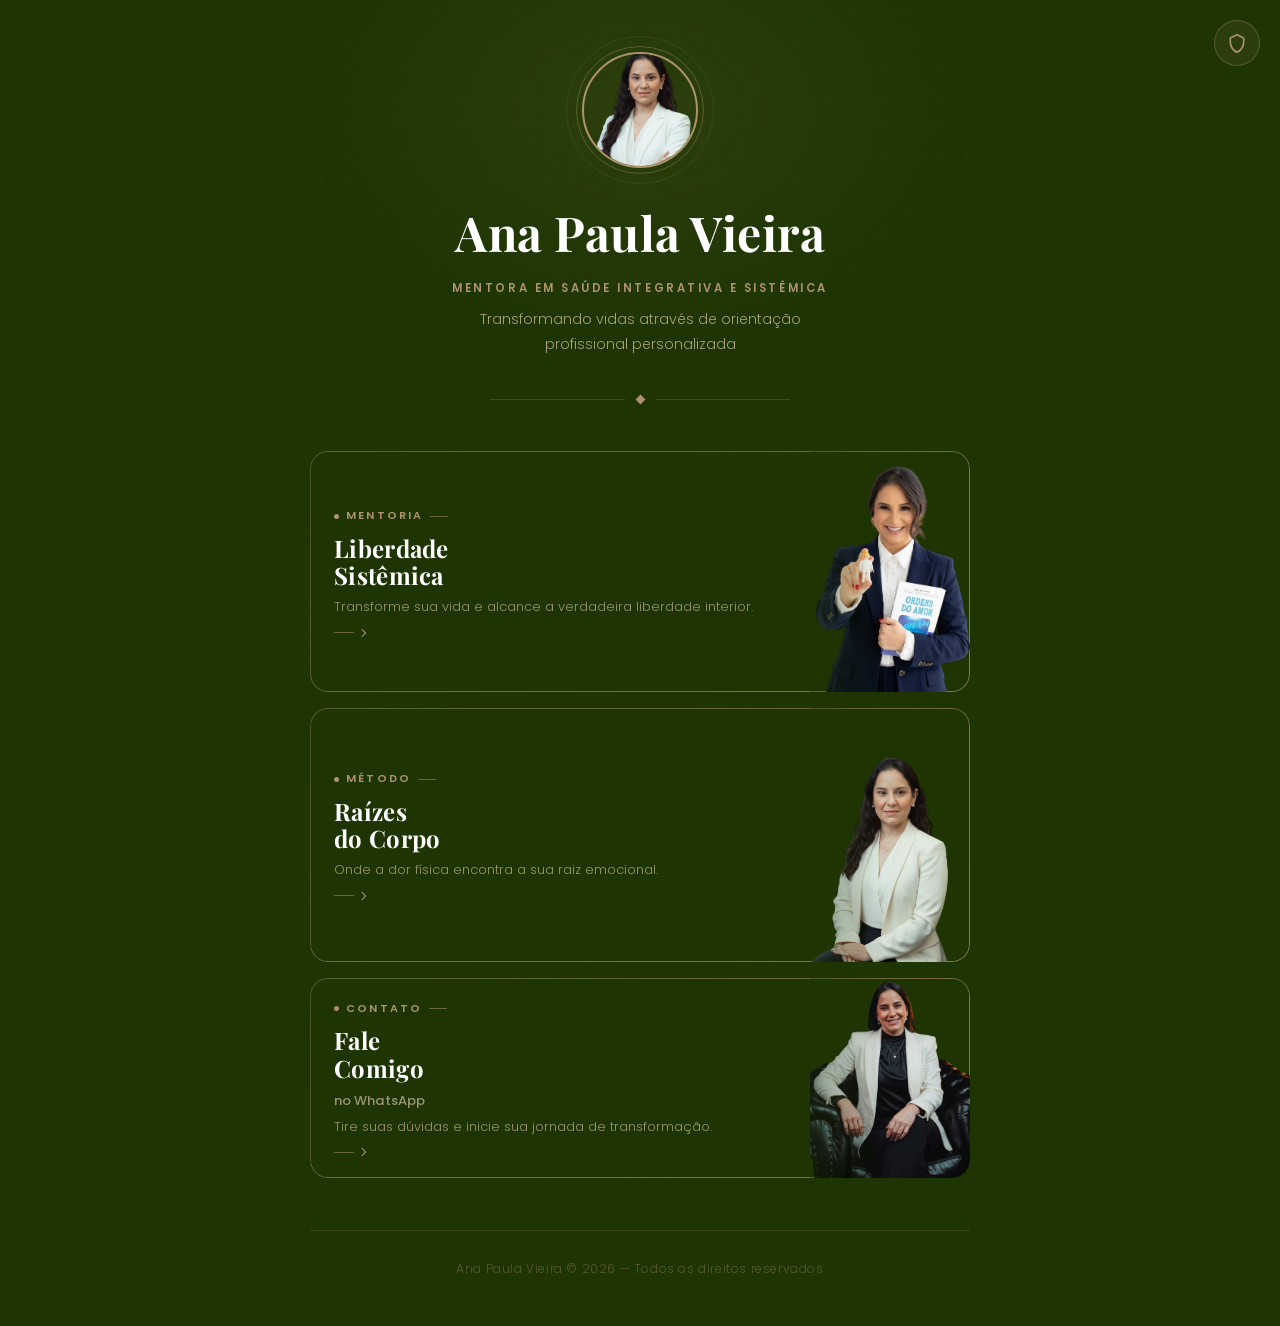
<file: ana-paula-vieira/index.html>
<!DOCTYPE html>
<html lang="pt-BR">

<head>
    <meta charset="UTF-8">
    <meta name="viewport" content="width=device-width, initial-scale=1.0">

    <title>Ana Paula Vieira | Mentora em Saúde Integrativa e Sistêmica</title>
    <meta name="description"
        content="Ana Paula Vieira é mentora em Saúde Integrativa e Sistêmica. Criadora do Método Raízes do Corpo® e da Mentoria Liberdade Sistêmica. Transformando vidas através do autoconhecimento e da saúde integrativa.">
    <meta name="keywords"
        content="ana paula vieira, mentoria sistêmica, saúde integrativa, raízes do corpo, liberdade sistêmica, constelação familiar, fisioterapia integrativa, autoconhecimento">
    <meta name="author" content="Ana Paula Vieira">
    <meta name="robots" content="index, follow">
    <meta name="language" content="pt-BR">
    <meta name="theme-color" content="#284d00">

    <link rel="canonical" href="https://metodoraizesdocorpo.com.br/">

    <!-- Open Graph -->
    <meta property="og:type" content="website">
    <meta property="og:title" content="Ana Paula Vieira | Mentora em Saúde Integrativa e Sistêmica">
    <meta property="og:description"
        content="Criadora do Método Raízes do Corpo® e da Mentoria Liberdade Sistêmica. Transformando vidas através do autoconhecimento.">
    <meta property="og:image" content="https://metodoraizesdocorpo.com.br/assets/images/og-image.jpg">
    <meta property="og:url" content="https://metodoraizesdocorpo.com.br/">
    <meta property="og:site_name" content="Ana Paula Vieira">
    <meta property="og:locale" content="pt_BR">

    <!-- Twitter -->
    <meta name="twitter:card" content="summary_large_image">
    <meta name="twitter:title" content="Ana Paula Vieira | Mentora em Saúde Integrativa e Sistêmica">
    <meta name="twitter:description" content="Criadora do Método Raízes do Corpo® e da Mentoria Liberdade Sistêmica.">
    <meta name="twitter:image" content="https://metodoraizesdocorpo.com.br/assets/images/og-image.jpg">

    <link rel="icon" type="image/x-icon" href="assets/images/icons/favicon/colored-icon.ico">
    <link rel="stylesheet" href="assets/css/style.css">

    <link rel="preconnect" href="https://fonts.googleapis.com">
    <link rel="preconnect" href="https://fonts.gstatic.com" crossorigin>
    <link
        href="https://fonts.googleapis.com/css2?family=Playfair+Display:wght@400;600;700&family=Poppins:wght@300;400;500;600&display=swap"
        rel="stylesheet">

    <script type="application/ld+json">
  {
    "@context": "https://schema.org",
    "@type": "Person",
    "name": "Ana Paula Vieira",
    "jobTitle": "Mentora em Saúde Integrativa e Sistêmica",
    "url": "https://metodoraizesdocorpo.com.br",
    "image": "https://metodoraizesdocorpo.com.br/assets/images/ana/capa.png",
    "sameAs": ["https://www.instagram.com/anavieirapitta/"],
    "knowsAbout": ["Fisioterapia", "Osteopatia", "Constelação Familiar", "Nova Medicina Germânica", "Saúde Integrativa"],
    "hasOfferCatalog": {
      "@type": "OfferCatalog",
      "name": "Mentorias",
      "itemListElement": [
        {
          "@type": "Offer",
          "itemOffered": {
            "@type": "Service",
            "name": "Mentoria Liberdade Sistêmica",
            "url": "https://liberdade.metodoraizesdocorpo.com.br"
          }
        },
        {
          "@type": "Offer",
          "itemOffered": {
            "@type": "Service",
            "name": "Método Raízes do Corpo®",
            "url": "https://metodoraizesdocorpo.com.br/assets/pages/raizes.html"
          }
        }
      ]
    }
  }
  </script>
</head>

<body>

    <div class="security-badge">
        <svg width="20" height="20" viewBox="0 0 24 24" fill="none" xmlns="http://www.w3.org/2000/svg">
            <path d="M12 2L4 6V11C4 16.55 7.84 21.74 12 23C16.16 21.74 20 16.55 20 11V6L12 2Z" stroke="currentColor"
                stroke-width="2" stroke-linecap="round" stroke-linejoin="round" />
        </svg>
    </div>

    <main class="container space-card">

        <section class="hero">
            <div class="profile-image">
                <img src="assets/images/ana/capa.png" alt="Ana Paula Vieira — Mentora em Saúde Integrativa e Sistêmica">
            </div>
            <h1 class="main-title">Ana Paula Vieira</h1>
            <h4>Mentora em Saúde Integrativa e Sistêmica</h4>
            <p class="subtitle">Transformando vidas através de orientação<br>profissional personalizada</p>
        </section>

        <div class="hero-divider">
            <div class="hero-divider__line"></div>
            <div class="hero-divider__diamond"></div>
            <div class="hero-divider__line"></div>
        </div>

        <section class="cards">

            <!-- Card 1 - Liberdade Sistêmica -->
            <article class="card">
                <div class="card__bg"></div>
                <div class="card__glow"></div>
                <div class="card__shine"></div>
                <a href="assets/pages/liberdade.html" target="_blank" rel="noopener noreferrer">
                    <div class="card-content">
                        <div class="card-icon">
                            <svg width="16" height="16" viewBox="0 0 24 24" fill="none">
                                <path d="M12 2L2 7L12 12L22 7L12 2Z" stroke="currentColor" stroke-width="2"
                                    stroke-linecap="round" stroke-linejoin="round" />
                                <path d="M2 17L12 22L22 17" stroke="currentColor" stroke-width="2"
                                    stroke-linecap="round" stroke-linejoin="round" />
                                <path d="M2 12L12 17L22 12" stroke="currentColor" stroke-width="2"
                                    stroke-linecap="round" stroke-linejoin="round" />
                            </svg>
                            <span>Mentoria</span>
                        </div>
                        <h2 class="card-title">Liberdade<br>Sistêmica</h2>
                        <p class="card-description">Transforme sua vida e alcance a verdadeira liberdade interior.</p>
                        <div class="card-arrow">
                            <div class="card-arrow__line"></div>
                            <div class="card-arrow__head"></div>
                        </div>
                    </div>
                    <div class="card-image">
                        <img src="assets/images/ana/liberdade-capa.png"
                            alt="Mentoria Liberdade Sistêmica — Ana Paula Vieira">
                    </div>
                </a>
            </article>

            <!-- Card 2 - Raízes do Corpo -->
            <article class="card">
                <div class="card__bg"></div>
                <div class="card__glow"></div>
                <div class="card__shine"></div>
                <a href="assets/pages/raizes.html" target="_blank" rel="noopener noreferrer">
                    <div class="card-content">
                        <div class="card-icon">
                            <svg width="16" height="16" viewBox="0 0 24 24" fill="none">
                                <path d="M12 2L2 7L12 12L22 7L12 2Z" stroke="currentColor" stroke-width="2"
                                    stroke-linecap="round" stroke-linejoin="round" />
                                <path d="M2 17L12 22L22 17" stroke="currentColor" stroke-width="2"
                                    stroke-linecap="round" stroke-linejoin="round" />
                                <path d="M2 12L12 17L22 12" stroke="currentColor" stroke-width="2"
                                    stroke-linecap="round" stroke-linejoin="round" />
                            </svg>
                            <span>Método</span>
                        </div>
                        <h2 class="card-title">Raízes<br>do Corpo</h2>
                        <p class="card-description">Onde a dor física encontra a sua raiz emocional.</p>
                        <div class="card-arrow">
                            <div class="card-arrow__line"></div>
                            <div class="card-arrow__head"></div>
                        </div>
                    </div>
                    <div class="card-image">
                        <img src="assets/images/ana/raizes-capa.png" alt="Método Raízes do Corpo® — Ana Paula Vieira">
                    </div>
                </a>
            </article>

            <!-- Card 3 - Contato -->
            <article class="card">
                <div class="card__bg"></div>
                <div class="card__glow"></div>
                <div class="card__shine"></div>
                <a href="https://api.whatsapp.com/send/?phone=5516996180382&text=Ol%C3%A1%2C+gostaria+de+saber+mais+sobre+a+Mentoria+Liberdade+Sist%C3%AAmica&type=phone_number&app_absent=0"
                    target="_blank" rel="noopener noreferrer">
                    <div class="card-content">
                        <div class="card-icon">
                            <svg width="16" height="16" viewBox="0 0 24 24" fill="none">
                                <path
                                    d="M22 16.92V19.92C22 20.49 21.54 20.95 20.97 20.97C10.05 21.49 1.51 12.95 2.03 2.03C2.05 1.46 2.51 1 3.08 1H6.08C6.65 1 7.12 1.47 7.14 2.04C7.23 3.82 7.59 5.54 8.18 7.16C8.32 7.55 8.21 7.99 7.89 8.27L6.09 9.91C7.67 13.02 10.01 15.36 13.12 16.94L14.76 15.14C15.04 14.82 15.48 14.71 15.87 14.85C17.49 15.44 19.21 15.8 20.99 15.89C21.56 15.91 22.03 16.38 22.03 16.95L22 16.92Z"
                                    stroke="currentColor" stroke-width="2" stroke-linecap="round"
                                    stroke-linejoin="round" />
                            </svg>
                            <span>Contato</span>
                        </div>
                        <h2 class="card-title">Fale<br>Comigo</h2>
                        <p class="card-subtitle">no WhatsApp</p>
                        <p class="card-description">Tire suas dúvidas e inicie sua jornada de transformação.</p>
                        <div class="card-arrow">
                            <div class="card-arrow__line"></div>
                            <div class="card-arrow__head"></div>
                        </div>
                    </div>
                    <div class="card-image">
                        <img src="assets/images/ana/fale-capa.png" alt="Fale com Ana Paula Vieira no WhatsApp">
                    </div>
                </a>
            </article>

        </section>

        <footer class="footer">
            <p>Ana Paula Vieira © 2026 — Todos os direitos reservados</p>
        </footer>

    </main>

    <!-- Modal de Privacidade -->
    <div class="modal-overlay" id="privacyModal">
        <div class="modal-container">
            <div class="modal-header">
                <div class="modal-title">
                    <svg width="24" height="24" viewBox="0 0 24 24" fill="none">
                        <path d="M12 2L4 6V11C4 16.55 7.84 21.74 12 23C16.16 21.74 20 16.55 20 11V6L12 2Z"
                            stroke="currentColor" stroke-width="2" stroke-linecap="round" stroke-linejoin="round" />
                    </svg>
                    <h2>Política de Privacidade</h2>
                </div>
                <button class="modal-close" id="closeModal">
                    <svg width="24" height="24" viewBox="0 0 24 24" fill="none">
                        <path d="M18 6L6 18M6 6L18 18" stroke="currentColor" stroke-width="2" stroke-linecap="round"
                            stroke-linejoin="round" />
                    </svg>
                </button>
            </div>

            <div class="modal-body">
                <p class="modal-description">Configure suas preferências de privacidade para melhorar sua experiência.
                </p>
                <div class="privacy-options">

                    <div class="privacy-item">
                        <div class="privacy-info">
                            <h3>Cookies Essenciais</h3>
                            <p>Necessários para o funcionamento básico do site.</p>
                        </div>
                        <label class="toggle-switch">
                            <input type="checkbox" id="essentialCookies" checked disabled>
                            <span class="toggle-slider"></span>
                        </label>
                    </div>

                    <div class="privacy-item">
                        <div class="privacy-info">
                            <h3>Análises</h3>
                            <p>Permite coletar dados anônimos para melhorar nosso serviço.</p>
                        </div>
                        <label class="toggle-switch">
                            <input type="checkbox" id="analyticsCookies">
                            <span class="toggle-slider"></span>
                        </label>
                    </div>

                    <div class="privacy-item">
                        <div class="privacy-info">
                            <h3>Marketing</h3>
                            <p>Permite exibir conteúdo personalizado baseado em seus interesses.</p>
                        </div>
                        <label class="toggle-switch">
                            <input type="checkbox" id="marketingCookies">
                            <span class="toggle-slider"></span>
                        </label>
                    </div>

                </div>
            </div>

            <div class="modal-footer">
                <button class="btn-secondary" id="cancelBtn">Cancelar</button>
                <button class="btn-primary" id="savePreferencesBtn">Salvar Preferências</button>
            </div>
        </div>
    </div>

    <script src="assets/js/main.js"></script>
    <script src="assets/js/modal.js"></script>

</body>

</html>
</file>
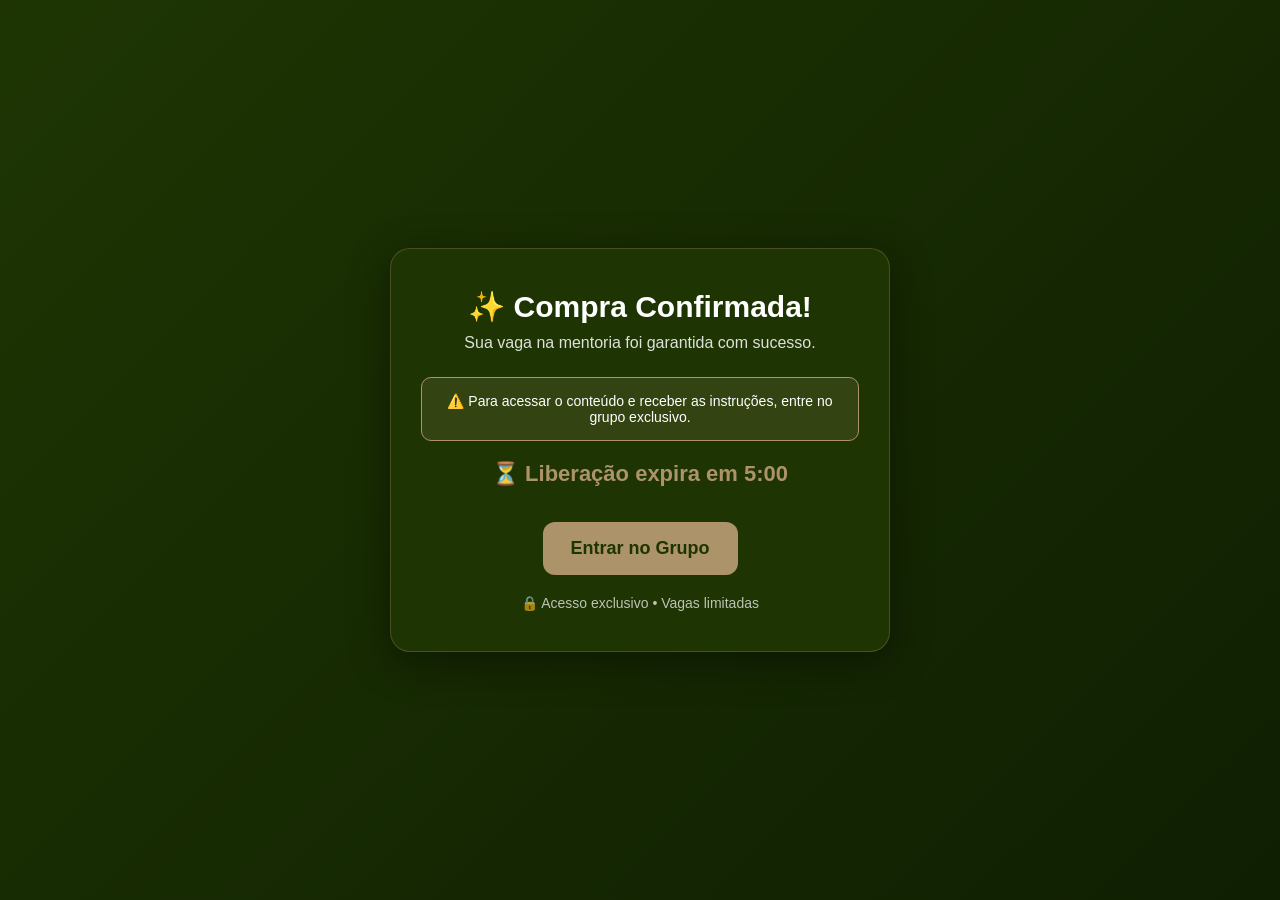
<file: ana-paula-vieira/assets/pages/pos-checkout.html>
<!DOCTYPE html>
<html lang="pt-br">

<head>
    <meta charset="UTF-8">
    <title>Compra Confirmada</title>
    <meta name="viewport" content="width=device-width, initial-scale=1.0">
    <link rel="icon" type="image/x-icon" href="favicon/colored-icon.ico">

    <style>
        * {
            margin: 0;
            padding: 0;
            box-sizing: border-box;
            font-family: 'Segoe UI', sans-serif;
        }

        body {
            background: linear-gradient(135deg, #1e3503, #0f1f02);
            color: #ffffff;
            display: flex;
            align-items: center;
            justify-content: center;
            height: 100vh;
            padding: 20px;
        }

        .card {
            background: #1e3503;
            padding: 40px 30px;
            border-radius: 20px;
            max-width: 500px;
            text-align: center;
            box-shadow: 0 10px 40px rgba(0, 0, 0, 0.4);
            border: 1px solid rgba(172, 147, 105, 0.3);
            animation: fadeIn 1s ease;
        }

        h1 {
            font-size: 30px;
            margin-bottom: 10px;
            color: #ffffff;
        }

        .subtitle {
            opacity: 0.85;
            margin-bottom: 25px;
        }

        .alert {
            background: rgba(172, 147, 105, 0.15);
            border: 1px solid #ac9369;
            padding: 15px;
            border-radius: 10px;
            margin-bottom: 20px;
            font-size: 14px;
        }

        .countdown {
            font-size: 22px;
            font-weight: bold;
            margin: 15px 0;
            color: #ac9369;
        }

        .btn {
            display: inline-block;
            margin-top: 20px;
            background: #ac9369;
            color: #1e3503;
            padding: 16px 28px;
            font-size: 18px;
            border-radius: 12px;
            text-decoration: none;
            transition: 0.3s;
            animation: pulse 1.8s infinite;
            font-weight: bold;
        }

        .btn:hover {
            transform: scale(1.06);
            background: #c3a97a;
        }

        .proof {
            margin-top: 20px;
            font-size: 14px;
            opacity: 0.7;
        }

        @keyframes fadeIn {
            from {
                opacity: 0;
                transform: translateY(20px);
            }

            to {
                opacity: 1;
                transform: translateY(0);
            }
        }

        @keyframes pulse {
            0% {
                box-shadow: 0 0 0 0 rgba(172, 147, 105, 0.6);
            }

            70% {
                box-shadow: 0 0 0 15px rgba(172, 147, 105, 0);
            }

            100% {
                box-shadow: 0 0 0 0 rgba(172, 147, 105, 0);
            }
        }
    </style>
</head>

<body>

    <div class="card">
        <h1>✨ Compra Confirmada!</h1>

        <p class="subtitle">
            Sua vaga na mentoria foi garantida com sucesso.
        </p>

        <div class="alert">
            ⚠️ Para acessar o conteúdo e receber as instruções, entre no grupo exclusivo.
        </div>

        <div class="countdown" id="timer">
            Liberando acesso por 05:00
        </div>

        <!-- TROQUE PELO SEU LINK -->
        <a href="https://chat.whatsapp.com/KLieRH7fIc9KubZ1BkY0DB" target="_blank" class="btn">
            Entrar no Grupo
        </a>

        <div class="proof">
            🔒 Acesso exclusivo • Vagas limitadas
        </div>
    </div>

    <script>
        let time = 300;

        const timer = document.getElementById("timer");

        setInterval(() => {
            let minutes = Math.floor(time / 60);
            let seconds = time % 60;

            seconds = seconds < 10 ? "0" + seconds : seconds;

            timer.innerHTML = `⏳ Liberação expira em ${minutes}:${seconds}`;

            if (time > 0) {
                time--;
            }
        }, 1000);
    </script>

</body>

</html>
</file>
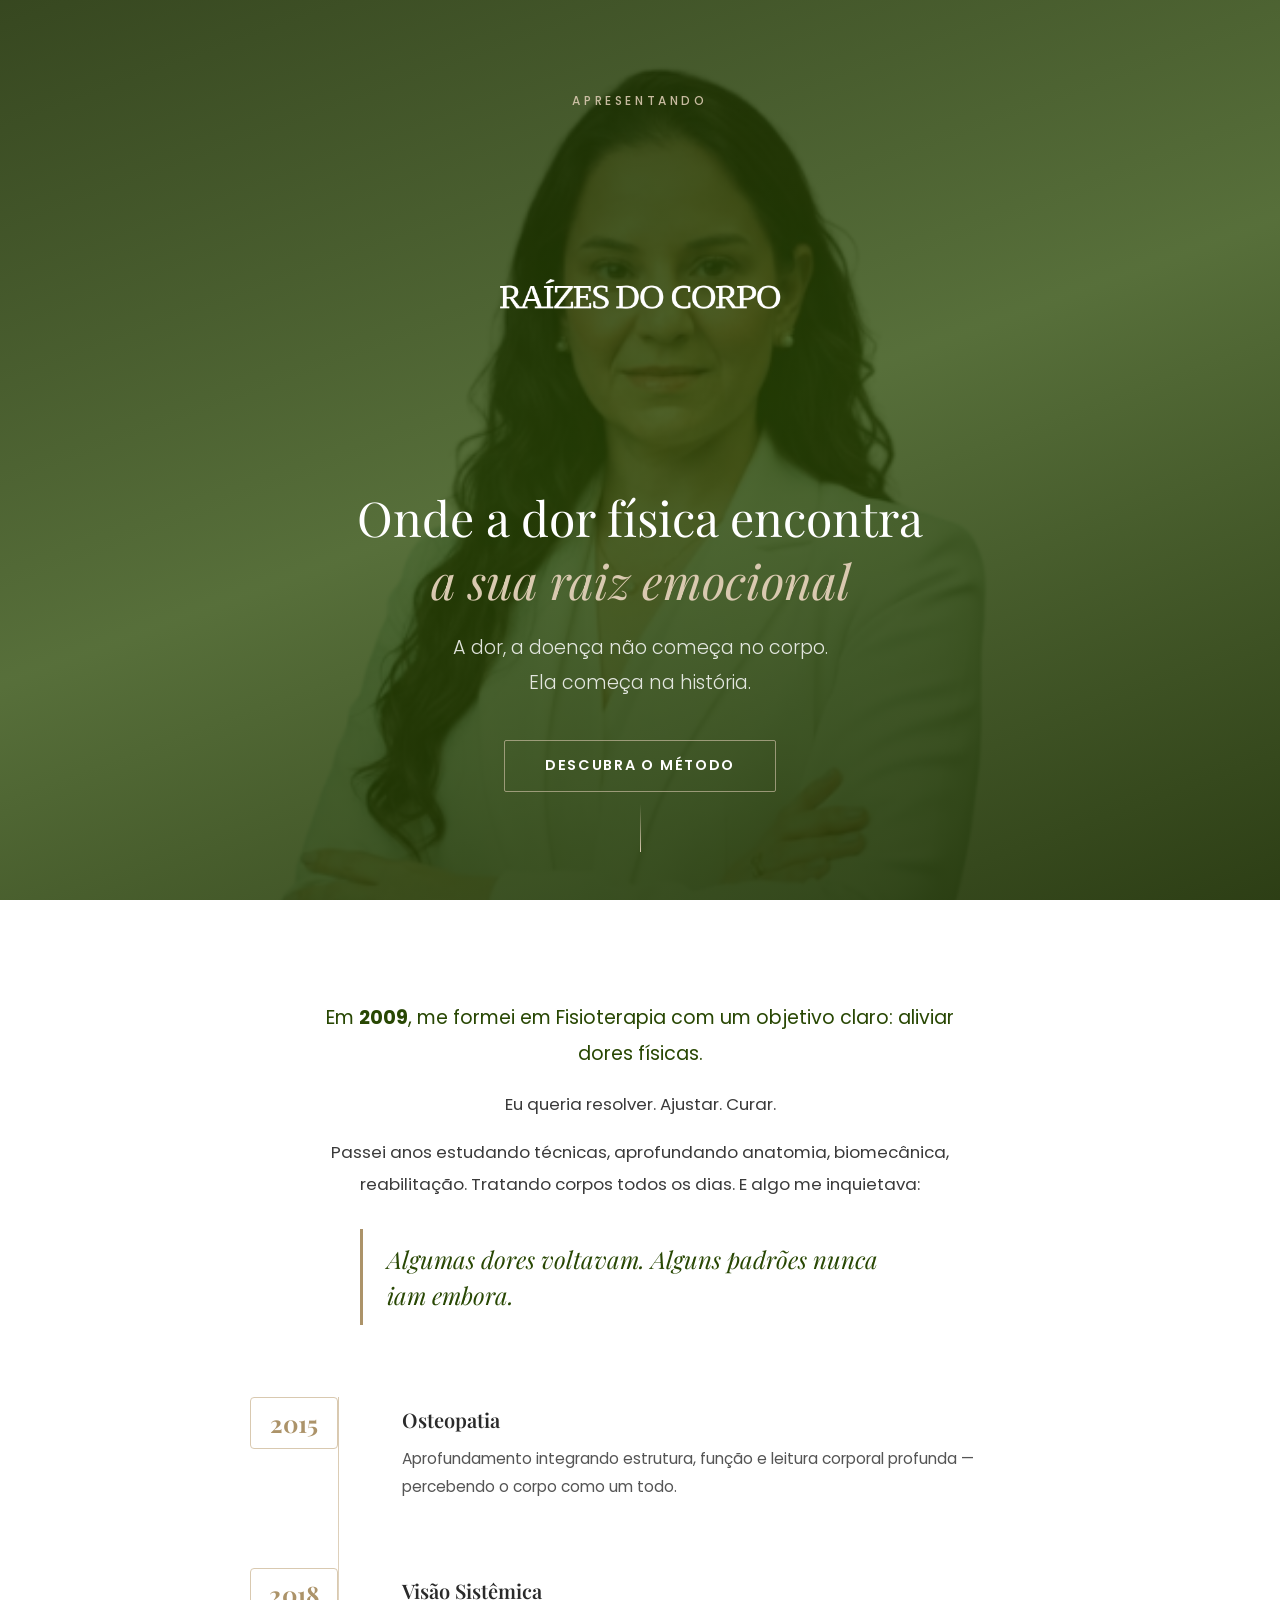
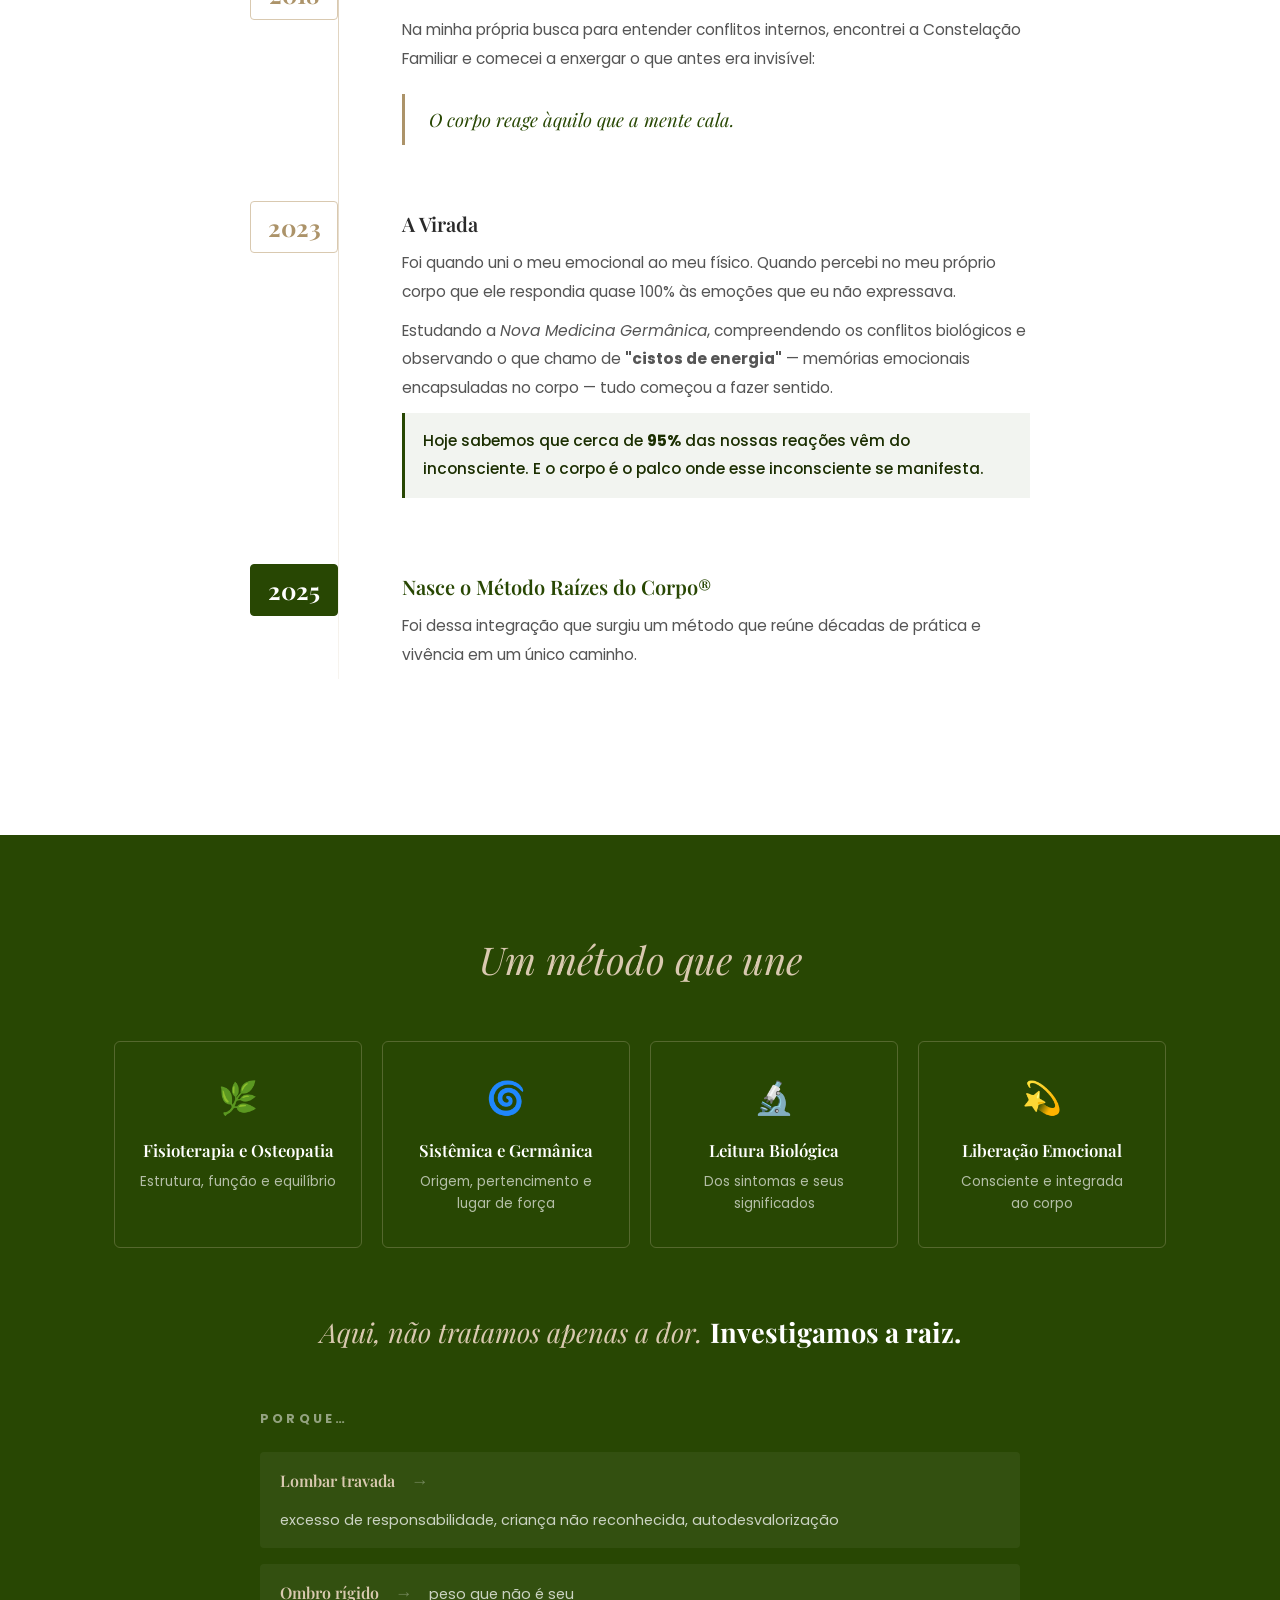
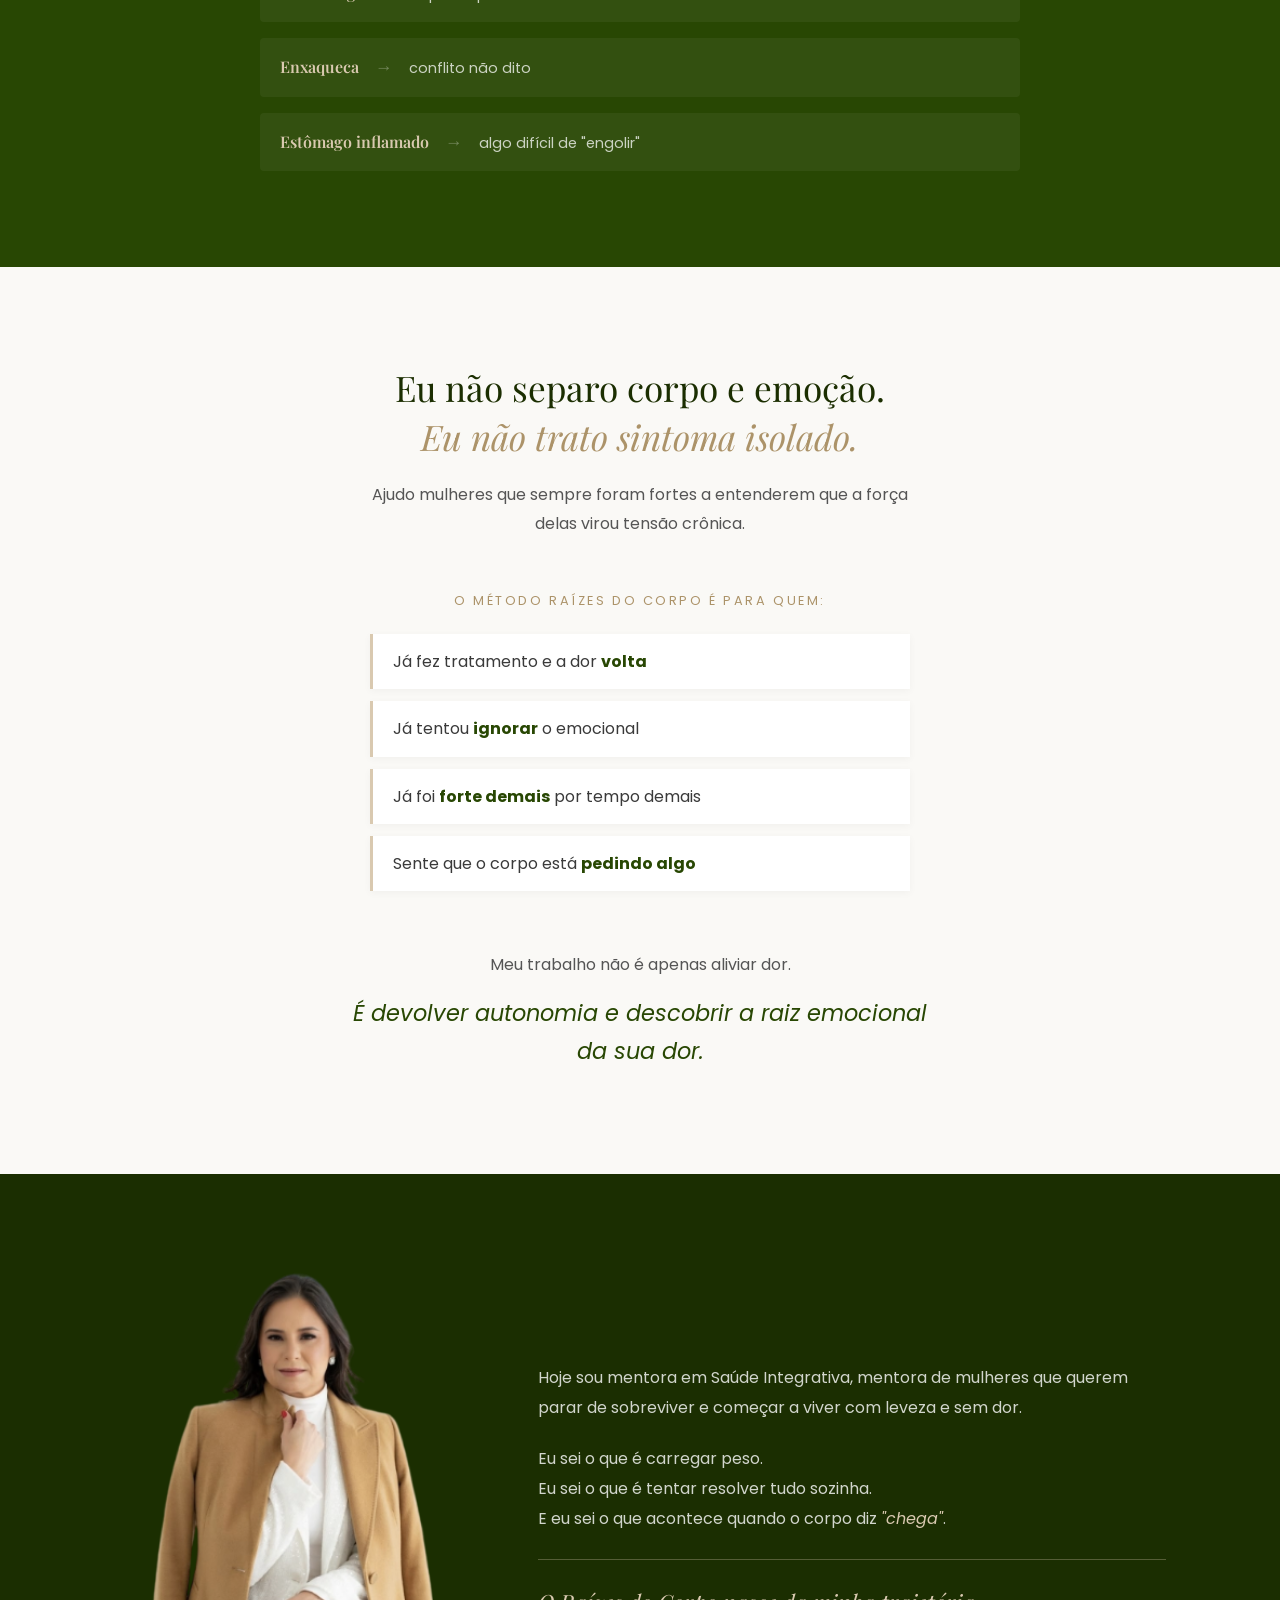
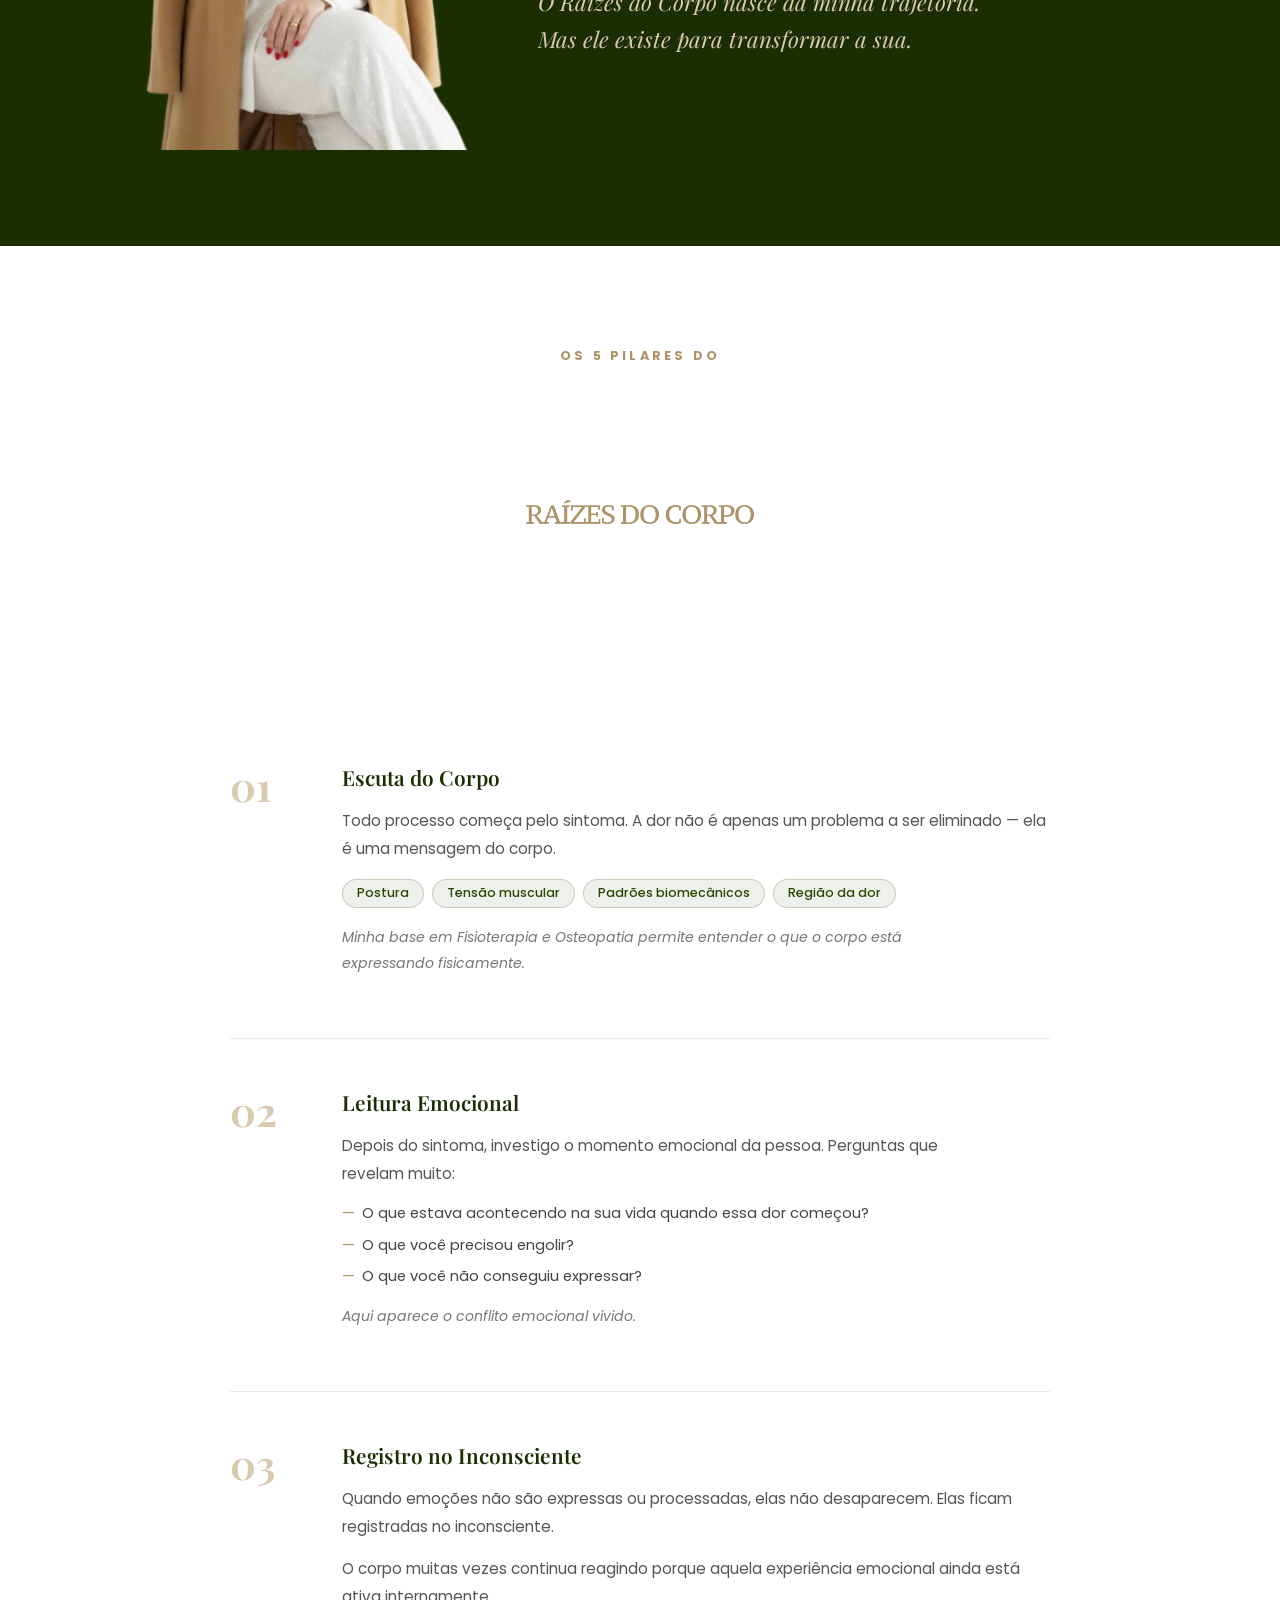
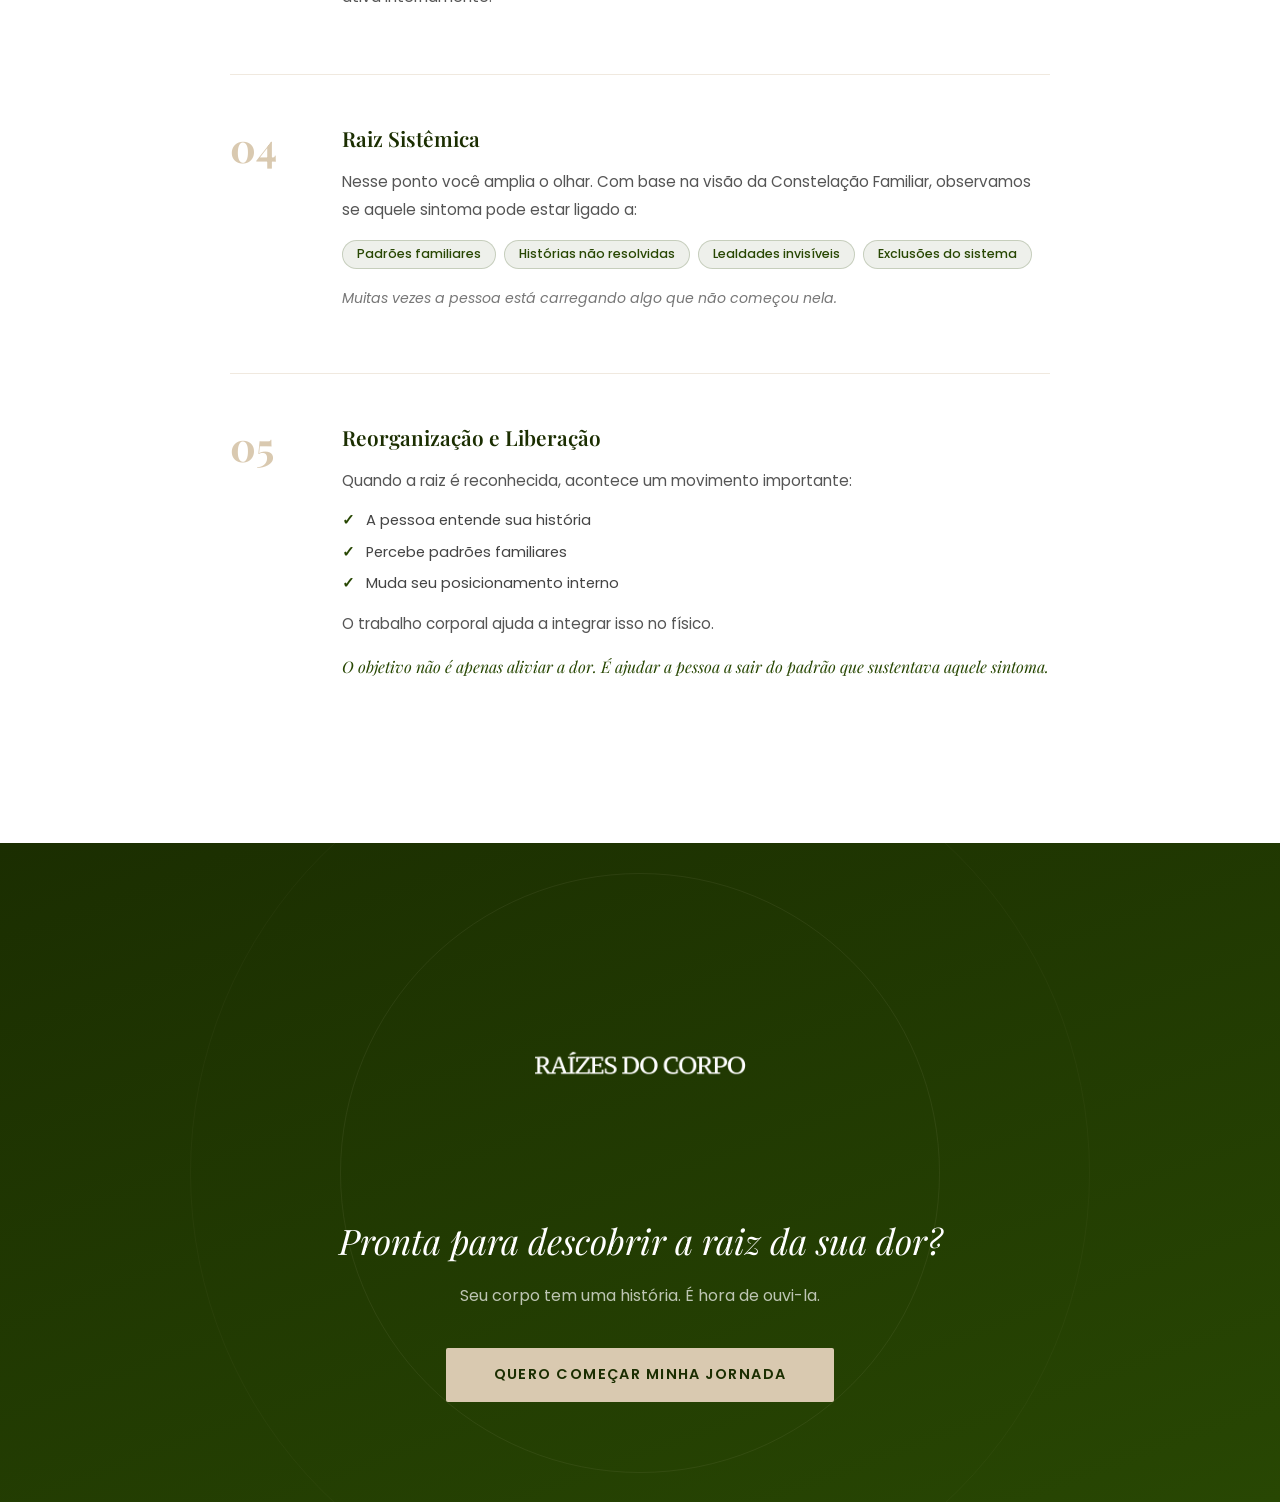
<file: ana-paula-vieira/assets/pages/raizes.html>
<!DOCTYPE html>
<html lang="pt-BR">

<head>
  <meta charset="UTF-8" />
  <meta name="viewport" content="width=device-width, initial-scale=1.0" />

  <title>Método Raízes do Corpo® | Ana Paula Vieira — Fisioterapia e Saúde Integrativa</title>
  <meta name="description"
    content="O Método Raízes do Corpo® une Fisioterapia, Osteopatia, Constelação Familiar e Nova Medicina Germânica para encontrar a raiz emocional da sua dor. Com Ana Paula Vieira.">
  <meta name="keywords"
    content="raízes do corpo, método raízes do corpo, ana paula vieira, fisioterapia integrativa, dor emocional, constelação familiar, nova medicina germânica, saúde integrativa, dor crônica, raiz emocional da dor">
  <meta name="author" content="Ana Paula Vieira">
  <meta name="robots" content="index, follow">
  <meta name="language" content="pt-BR">
  <meta name="theme-color" content="#284d00">

  <link rel="canonical" href="https://metodoraizesdocorpo.com.br/">

  <!-- Open Graph -->
  <meta property="og:type" content="website">
  <meta property="og:title" content="Método Raízes do Corpo® | Ana Paula Vieira">
  <meta property="og:description"
    content="Onde a dor física encontra a sua raiz emocional. Um método integrativo que une Fisioterapia, Osteopatia, Sistêmica e leitura biológica.">
  <meta property="og:image" content="https://metodoraizesdocorpo.com.br/assets/images/og-image.jpg">
  <meta property="og:url" content="https://metodoraizesdocorpo.com.br/">
  <meta property="og:site_name" content="Método Raízes do Corpo®">
  <meta property="og:locale" content="pt_BR">

  <!-- Twitter -->
  <meta name="twitter:card" content="summary_large_image">
  <meta name="twitter:title" content="Método Raízes do Corpo® | Ana Paula Vieira">
  <meta name="twitter:description"
    content="Onde a dor física encontra a sua raiz emocional. Fisioterapia, Osteopatia e Sistêmica integradas.">
  <meta name="twitter:image" content="https://metodoraizesdocorpo.com.br/assets/images/og-image.jpg">

  <link rel="icon" type="image/x-icon" href="../images/icons/favicon/colored-icon.ico">

  <link rel="preconnect" href="https://fonts.googleapis.com">
  <link rel="preconnect" href="https://fonts.gstatic.com" crossorigin>
  <link
    href="https://fonts.googleapis.com/css2?family=Playfair+Display:ital,wght@0,400;0,600;0,700;1,400;1,600&family=Poppins:wght@300;400;500;600&display=swap"
    rel="stylesheet">

  <link rel="stylesheet" href="../css/style.css">

  <script type="application/ld+json">
    {
      "@context": "https://schema.org",
      "@type": "ProfessionalService",
      "name": "Método Raízes do Corpo®",
      "url": "https://metodoraizesdocorpo.com.br",
      "image": "https://metodoraizesdocorpo.com.br/assets/images/og-image.jpg",
      "description": "Método integrativo que une Fisioterapia, Osteopatia, Constelação Familiar e Nova Medicina Germânica para encontrar a raiz emocional da dor.",
      "founder": {
        "@type": "Person",
        "name": "Ana Paula Vieira",
        "jobTitle": "Fisioterapeuta e Mentora em Saúde Integrativa",
        "sameAs": "https://www.instagram.com/anavieirapitta/"
      },
      "areaServed": "BR",
      "knowsAbout": ["Fisioterapia", "Osteopatia", "Constelação Familiar", "Nova Medicina Germânica", "Saúde Integrativa"]
    }
  </script>
</head>

<body class="raizes-page">

  <!-- ===================== HERO ===================== -->
  <section class="raizes-hero">
    <div class="raizes-hero__overlay"></div>
    <div class="raizes-hero__content container">
      <span class="raizes-hero__eyebrow">Apresentando</span>
      <img src="../images/logos/raizes---branco.png" alt="Raízes do Corpo" class="raizes-hero__logo" />
      <h1 class="raizes-hero__title">
        Onde a dor física encontra<br />
        <em>a sua raiz emocional</em>
      </h1>
      <p class="raizes-hero__subtitle">
        A dor, a doença não começa no corpo.<br />
        Ela começa na história.
      </p>
      <a href="#metodo" class="raizes-hero__cta">Descubra o Método</a>
    </div>
    <div class="raizes-hero__scroll-indicator">
      <span></span>
    </div>
  </section>

  <!-- ===================== HISTÓRIA / TRAJETÓRIA ===================== -->
  <section class="raizes-historia" id="metodo">
    <div class="container">
      <div class="raizes-historia__intro">
        <p class="raizes-historia__lead">
          Em <strong>2009</strong>, me formei em Fisioterapia com um objetivo claro: aliviar dores físicas.
        </p>
        <p>Eu queria resolver. Ajustar. Curar.</p>
        <p>Passei anos estudando técnicas, aprofundando anatomia, biomecânica, reabilitação. Tratando corpos todos os
          dias. E algo me inquietava:</p>
        <blockquote class="raizes-historia__blockquote">Algumas dores voltavam. Alguns padrões nunca iam embora.
        </blockquote>
      </div>

      <div class="raizes-historia__timeline">

        <div class="raizes-historia__item">
          <div class="raizes-historia__year">2015</div>
          <div class="raizes-historia__text">
            <h3>Osteopatia</h3>
            <p>Aprofundamento integrando estrutura, função e leitura corporal profunda — percebendo o corpo como um
              todo.</p>
          </div>
        </div>

        <div class="raizes-historia__item">
          <div class="raizes-historia__year">2018</div>
          <div class="raizes-historia__text">
            <h3>Visão Sistêmica</h3>
            <p>Na minha própria busca para entender conflitos internos, encontrei a Constelação Familiar e comecei a
              enxergar o que antes era invisível:</p>
            <blockquote class="raizes-historia__blockquote raizes-historia__blockquote--small">O corpo reage àquilo que
              a mente cala.</blockquote>
          </div>
        </div>

        <div class="raizes-historia__item">
          <div class="raizes-historia__year">2023</div>
          <div class="raizes-historia__text">
            <h3>A Virada</h3>
            <p>Foi quando uni o meu emocional ao meu físico. Quando percebi no meu próprio corpo que ele respondia quase
              100% às emoções que eu não expressava.</p>
            <p>Estudando a <em>Nova Medicina Germânica</em>, compreendendo os conflitos biológicos e observando o que
              chamo de <strong>"cistos de energia"</strong> — memórias emocionais encapsuladas no corpo — tudo começou a
              fazer sentido.</p>
            <p class="raizes-historia__destaque">Hoje sabemos que cerca de <strong>95%</strong> das nossas reações vêm
              do inconsciente. E o corpo é o palco onde esse inconsciente se manifesta.</p>
          </div>
        </div>

        <div class="raizes-historia__item raizes-historia__item--destaque">
          <div class="raizes-historia__year">2025</div>
          <div class="raizes-historia__text">
            <h3>Nasce o Método Raízes do Corpo®</h3>
            <p>Foi dessa integração que surgiu um método que reúne décadas de prática e vivência em um único caminho.
            </p>
          </div>
        </div>

      </div>
    </div>
  </section>

  <!-- ===================== O QUE É O MÉTODO ===================== -->
  <section class="raizes-metodo">
    <div class="container">
      <div class="raizes-metodo__header">
        <h2 class="raizes-metodo__title">Um método que une</h2>
      </div>
      <div class="raizes-metodo__grid">
        <div class="raizes-metodo__card">
          <span class="raizes-metodo__card-icon">🌿</span>
          <h3>Fisioterapia e Osteopatia</h3>
          <p>Estrutura, função e equilíbrio</p>
        </div>
        <div class="raizes-metodo__card">
          <span class="raizes-metodo__card-icon">🌀</span>
          <h3>Sistêmica e Germânica</h3>
          <p>Origem, pertencimento e lugar de força</p>
        </div>
        <div class="raizes-metodo__card">
          <span class="raizes-metodo__card-icon">🔬</span>
          <h3>Leitura Biológica</h3>
          <p>Dos sintomas e seus significados</p>
        </div>
        <div class="raizes-metodo__card">
          <span class="raizes-metodo__card-icon">💫</span>
          <h3>Liberação Emocional</h3>
          <p>Consciente e integrada ao corpo</p>
        </div>
      </div>

      <div class="raizes-metodo__manifesto">
        <p>Aqui, não tratamos apenas a dor. <strong>Investigamos a raiz.</strong></p>
      </div>

      <div class="raizes-metodo__exemplos">
        <h3 class="raizes-metodo__exemplos-title">Porque…</h3>
        <ul class="raizes-metodo__lista">
          <li>
            <span class="raizes-metodo__lista-dor">Lombar travada</span>
            <span class="raizes-metodo__lista-seta">→</span>
            <span class="raizes-metodo__lista-causa">excesso de responsabilidade, criança não reconhecida,
              autodesvalorização</span>
          </li>
          <li>
            <span class="raizes-metodo__lista-dor">Ombro rígido</span>
            <span class="raizes-metodo__lista-seta">→</span>
            <span class="raizes-metodo__lista-causa">peso que não é seu</span>
          </li>
          <li>
            <span class="raizes-metodo__lista-dor">Enxaqueca</span>
            <span class="raizes-metodo__lista-seta">→</span>
            <span class="raizes-metodo__lista-causa">conflito não dito</span>
          </li>
          <li>
            <span class="raizes-metodo__lista-dor">Estômago inflamado</span>
            <span class="raizes-metodo__lista-seta">→</span>
            <span class="raizes-metodo__lista-causa">algo difícil de "engolir"</span>
          </li>
        </ul>
      </div>
    </div>
  </section>

  <!-- ===================== PARA QUEM É ===================== -->
  <section class="raizes-para-quem">
    <div class="container">
      <h2 class="raizes-para-quem__title">
        Eu não separo corpo e emoção.<br />
        <em>Eu não trato sintoma isolado.</em>
      </h2>
      <p class="raizes-para-quem__subtitulo">
        Ajudo mulheres que sempre foram fortes a entenderem que a força delas virou tensão crônica.
      </p>

      <p class="raizes-para-quem__label">O Método Raízes do Corpo é para quem:</p>
      <ul class="raizes-para-quem__lista">
        <li>Já fez tratamento e a dor <strong>volta</strong></li>
        <li>Já tentou <strong>ignorar</strong> o emocional</li>
        <li>Já foi <strong>forte demais</strong> por tempo demais</li>
        <li>Sente que o corpo está <strong>pedindo algo</strong></li>
      </ul>

      <div class="raizes-para-quem__fechamento">
        <p>Meu trabalho não é apenas aliviar dor.</p>
        <p class="raizes-para-quem__destaque">É devolver autonomia e descobrir a raiz emocional da sua dor.</p>
      </div>
    </div>
  </section>

  <!-- ===================== SOBRE ANA ===================== -->
  <section class="raizes-ana">
    <div class="container raizes-ana__container">
      <div class="raizes-ana__foto">
        <img src="../images/ana/sobre-criadora.png"
          alt="Ana Paula Vieira — Fisioterapeuta e Mentora em Saúde Integrativa" loading="lazy" />
      </div>
      <div class="raizes-ana__texto">
        <p>Hoje sou mentora em Saúde Integrativa, mentora de mulheres que querem parar de sobreviver e começar a viver
          com leveza e sem dor.</p>
        <p>Eu sei o que é carregar peso.<br />Eu sei o que é tentar resolver tudo sozinha.<br />E eu sei o que acontece
          quando o corpo diz <em>"chega"</em>.</p>
        <blockquote class="raizes-ana__blockquote">
          O Raízes do Corpo nasce da minha trajetória.<br />
          Mas ele existe para transformar a sua.
        </blockquote>
      </div>
    </div>
  </section>

  <!-- ===================== 5 PILARES ===================== -->
  <section class="raizes-pilares">
    <div class="container">
      <div class="raizes-pilares__header">
        <h2 class="raizes-pilares__title">Os 5 Pilares do</h2>
        <img src="../images/logos/raizes---dourado.png" alt="Raízes do Corpo" class="raizes-pilares__logo" />
      </div>

      <div class="raizes-pilares__lista">

        <div class="raizes-pilares__item">
          <div class="raizes-pilares__numero">01</div>
          <div class="raizes-pilares__conteudo">
            <h3>Escuta do Corpo</h3>
            <p>Todo processo começa pelo sintoma. A dor não é apenas um problema a ser eliminado — ela é uma mensagem do
              corpo.</p>
            <div class="raizes-pilares__tags">
              <span>Postura</span><span>Tensão muscular</span><span>Padrões biomecânicos</span><span>Região da
                dor</span>
            </div>
            <p class="raizes-pilares__nota">Minha base em Fisioterapia e Osteopatia permite entender o que o corpo está
              expressando fisicamente.</p>
          </div>
        </div>

        <div class="raizes-pilares__item">
          <div class="raizes-pilares__numero">02</div>
          <div class="raizes-pilares__conteudo">
            <h3>Leitura Emocional</h3>
            <p>Depois do sintoma, investigo o momento emocional da pessoa. Perguntas que revelam muito:</p>
            <ul class="raizes-pilares__perguntas">
              <li>O que estava acontecendo na sua vida quando essa dor começou?</li>
              <li>O que você precisou engolir?</li>
              <li>O que você não conseguiu expressar?</li>
            </ul>
            <p class="raizes-pilares__nota">Aqui aparece o conflito emocional vivido.</p>
          </div>
        </div>

        <div class="raizes-pilares__item">
          <div class="raizes-pilares__numero">03</div>
          <div class="raizes-pilares__conteudo">
            <h3>Registro no Inconsciente</h3>
            <p>Quando emoções não são expressas ou processadas, elas não desaparecem. Elas ficam registradas no
              inconsciente.</p>
            <p>O corpo muitas vezes continua reagindo porque aquela experiência emocional ainda está ativa internamente.
            </p>
          </div>
        </div>

        <div class="raizes-pilares__item">
          <div class="raizes-pilares__numero">04</div>
          <div class="raizes-pilares__conteudo">
            <h3>Raiz Sistêmica</h3>
            <p>Nesse ponto você amplia o olhar. Com base na visão da Constelação Familiar, observamos se aquele sintoma
              pode estar ligado a:</p>
            <div class="raizes-pilares__tags">
              <span>Padrões familiares</span><span>Histórias não resolvidas</span><span>Lealdades
                invisíveis</span><span>Exclusões do sistema</span>
            </div>
            <p class="raizes-pilares__nota">Muitas vezes a pessoa está carregando algo que não começou nela.</p>
          </div>
        </div>

        <div class="raizes-pilares__item">
          <div class="raizes-pilares__numero">05</div>
          <div class="raizes-pilares__conteudo">
            <h3>Reorganização e Liberação</h3>
            <p>Quando a raiz é reconhecida, acontece um movimento importante:</p>
            <ul class="raizes-pilares__resultados">
              <li>A pessoa entende sua história</li>
              <li>Percebe padrões familiares</li>
              <li>Muda seu posicionamento interno</li>
            </ul>
            <p>O trabalho corporal ajuda a integrar isso no físico.</p>
            <p class="raizes-pilares__nota raizes-pilares__nota--destaque">O objetivo não é apenas aliviar a dor. É
              ajudar a pessoa a sair do padrão que sustentava aquele sintoma.</p>
          </div>
        </div>

      </div>
    </div>
  </section>

  <!-- ===================== CTA FINAL ===================== -->
  <section class="raizes-cta">
    <div class="container">
      <img src="../images/logos/raizes---branco.png" alt="Raízes do Corpo" class="raizes-cta__logo" />
      <h2 class="raizes-cta__title">Pronta para descobrir a raiz da sua dor?</h2>
      <p class="raizes-cta__texto">Seu corpo tem uma história. É hora de ouvi-la.</p>
      <a href="https://wa.me/5516996180382?text=Ol%C3%A1%2C+gostaria+de+saber+mais+sobre+o+M%C3%A9todo+Ra%C3%ADzes+do+Corpo"
        target="_blank" rel="noopener noreferrer" class="raizes-cta__btn">
        Quero começar minha jornada
      </a>
    </div>
  </section>

  <script src="../js/main.js"></script>

</body>

</html>
</file>
<file: ana-paula-vieira/assets/css/style.css>
@charset "UTF-8";

/* 1. Use a more-intuitive box-sizing model */
*,
*::before,
*::after {
  box-sizing: border-box;
}

/* 2. Remove default margin */
*:not(dialog) {
  margin: 0;
}

/* 3. Enable keyword animations */
@media (prefers-reduced-motion: no-preference) {
  html {
    interpolate-size: allow-keywords;
  }
}

body {
  /* 4. Add accessible line-height */
  line-height: 1.5;
  /* 5. Improve text rendering */
  -webkit-font-smoothing: antialiased;
}

/* 6. Improve media defaults */
img,
picture,
video,
canvas,
svg {
  display: block;
  max-width: 100%;
}

/* 7. Inherit fonts for form controls */
input,
button,
textarea,
select {
  font: inherit;
}

/* 8. Avoid text overflows */
p,
h1,
h2,
h3,
h4,
h5,
h6 {
  overflow-wrap: break-word;
}

/* 9. Improve line wrapping */
p {
  text-wrap: pretty;
}

h1,
h2,
h3,
h4,
h5,
h6 {
  text-wrap: balance;
}

/*
  10. Create a root stacking context
*/
#root,
#__next {
  isolation: isolate;
}

a {
  text-decoration: none;
  color: inherit;
  cursor: pointer;
}

a:hover, a:focus, a:active, a:visited {
  text-decoration: none;
  color: inherit;
}

.modal-overlay {
  position: fixed;
  top: 0;
  left: 0;
  width: 100%;
  height: 100%;
  background: rgba(0, 0, 0, 0.7);
  backdrop-filter: blur(5px);
  display: flex;
  justify-content: center;
  align-items: center;
  z-index: 9999;
  opacity: 0;
  visibility: hidden;
  transition: opacity 0.3s ease;
}

.modal-overlay.active {
  opacity: 1;
  visibility: visible;
}

.modal-overlay.active .modal-container {
  transform: scale(1);
}

.modal-overlay .modal-container {
  background: #ffffff;
  border-radius: 16px;
  max-width: 500px;
  width: 90%;
  max-height: 90vh;
  overflow: hidden;
  box-shadow: 0 20px 60px rgba(0, 0, 0, 0.4);
  transform: scale(0.9);
  transition: transform 0.3s ease;
}

.modal-overlay .modal-container .modal-header {
  display: flex;
  justify-content: space-between;
  align-items: center;
  padding: 24px;
  border-bottom: 1px solid rgba(172, 147, 105, 0.2);
}

.modal-overlay .modal-container .modal-header .modal-title {
  display: flex;
  align-items: center;
  gap: 12px;
}

.modal-overlay .modal-container .modal-header .modal-title svg {
  color: #284703;
  width: 24px;
  height: 24px;
}

.modal-overlay .modal-container .modal-header .modal-title h2 {
  font-family: "Playfair Display", serif;
  font-size: 1.5rem;
  color: #284703;
  font-weight: 600;
}

.modal-overlay .modal-container .modal-header .modal-close {
  background: none;
  border: none;
  cursor: pointer;
  padding: 8px;
  display: flex;
  justify-content: center;
  align-items: center;
  border-radius: 50%;
  transition: all 0.3s ease;
}

.modal-overlay .modal-container .modal-header .modal-close svg {
  color: #666;
  width: 20px;
  height: 20px;
}

.modal-overlay .modal-container .modal-header .modal-close:hover {
  background: rgba(172, 147, 105, 0.1);
}

.modal-overlay .modal-container .modal-body {
  padding: 24px;
  max-height: 400px;
  overflow-y: auto;
}

.modal-overlay .modal-container .modal-body .modal-description {
  font-size: 0.95rem;
  color: #666;
  margin-bottom: 24px;
  line-height: 1.6;
}

.modal-overlay .modal-container .modal-body .privacy-options {
  display: flex;
  flex-direction: column;
  gap: 20px;
}

.modal-overlay .modal-container .modal-body .privacy-options .privacy-item {
  display: flex;
  justify-content: space-between;
  align-items: flex-start;
  gap: 20px;
}

.modal-overlay .modal-container .modal-body .privacy-options .privacy-item .privacy-info h3 {
  font-family: "Poppins", sans-serif;
  font-size: 1rem;
  color: #000000;
  font-weight: 600;
  margin-bottom: 4px;
}

.modal-overlay .modal-container .modal-body .privacy-options .privacy-item .privacy-info p {
  font-size: 0.85rem;
  color: #666;
  line-height: 1.5;
}

.modal-overlay .modal-container .modal-body .privacy-options .privacy-item .toggle-switch {
  position: relative;
  display: inline-block;
  width: 50px;
  height: 26px;
  flex-shrink: 0;
}

.modal-overlay .modal-container .modal-body .privacy-options .privacy-item .toggle-switch input {
  opacity: 0;
  width: 0;
  height: 0;
}

.modal-overlay .modal-container .modal-body .privacy-options .privacy-item .toggle-switch input:checked+.toggle-slider {
  background-color: #284703;
}

.modal-overlay .modal-container .modal-body .privacy-options .privacy-item .toggle-switch input:checked+.toggle-slider::before {
  transform: translateX(24px);
}

.modal-overlay .modal-container .modal-body .privacy-options .privacy-item .toggle-switch input:disabled+.toggle-slider {
  opacity: 0.6;
  cursor: not-allowed;
}

.modal-overlay .modal-container .modal-body .privacy-options .privacy-item .toggle-switch .toggle-slider {
  position: absolute;
  cursor: pointer;
  top: 0;
  left: 0;
  right: 0;
  bottom: 0;
  background-color: #ccc;
  border-radius: 26px;
  transition: background-color 0.3s ease;
}

.modal-overlay .modal-container .modal-body .privacy-options .privacy-item .toggle-switch .toggle-slider::before {
  position: absolute;
  content: "";
  height: 20px;
  width: 20px;
  left: 3px;
  bottom: 3px;
  background-color: #ffffff;
  border-radius: 50%;
  transition: transform 0.3s ease;
}

.modal-overlay .modal-container .modal-footer {
  display: flex;
  gap: 12px;
  padding: 20px 24px;
  border-top: 1px solid rgba(172, 147, 105, 0.2);
  background: rgba(172, 147, 105, 0.05);
}

.modal-overlay .modal-container .modal-footer .btn-primary,
.modal-overlay .modal-container .modal-footer .btn-secondary {
  flex: 1;
  padding: 12px 24px;
  border-radius: 8px;
  font-family: "Poppins", sans-serif;
  font-size: 0.95rem;
  font-weight: 500;
  cursor: pointer;
  border: none;
  transition: all 0.3s ease;
}

.modal-overlay .modal-container .modal-footer .btn-primary {
  background: #284703;
  color: #ffffff;
}

.modal-overlay .modal-container .modal-footer .btn-primary:hover {
  background: #1b2e01;
  transform: translateY(-2px);
  box-shadow: 0 4px 12px rgba(40, 71, 3, 0.3);
}

.modal-overlay .modal-container .modal-footer .btn-secondary {
  background: transparent;
  color: #284703;
  border: 2px solid #ac9369;
}

.modal-overlay .modal-container .modal-footer .btn-secondary:hover {
  background: rgba(172, 147, 105, 0.1);
}

body.modal-open {
  overflow: hidden;
}

@media (max-width: 768px) {
  .modal-overlay .modal-container {
    width: 95%;
  }

  .modal-overlay .modal-container .modal-footer {
    flex-direction: column;
  }
}

@media (max-width: 480px) {
  .modal-overlay .modal-container .modal-header .modal-title h2 {
    font-size: 1.2rem;
  }

  .modal-overlay .modal-container .modal-body {
    padding: 20px;
  }

  .modal-overlay .modal-container .modal-body .privacy-options .privacy-item {
    flex-direction: column;
    align-items: flex-start;
  }
}

body.modal-open {
  overflow: hidden;
}

.raizes-modal-overlay {
  position: fixed;
  inset: 0;
  background: rgba(0, 0, 0, 0.75);
  backdrop-filter: blur(6px);
  display: flex;
  justify-content: center;
  align-items: center;
  z-index: 10000;
  opacity: 0;
  visibility: hidden;
  transition: opacity 0.35s ease;
  padding: 16px;
}

.raizes-modal-overlay.active {
  opacity: 1;
  visibility: visible;
}

.raizes-modal-overlay.active .raizes-modal-container {
  transform: scale(1) translateY(0);
}

.raizes-modal-overlay .raizes-modal-container {
  background: #fff;
  border-radius: 20px;
  max-width: 480px;
  width: 100%;
  position: relative;
  transform: scale(0.92) translateY(16px);
  transition: transform 0.4s cubic-bezier(0.34, 1.56, 0.64, 1);
  overflow: hidden;
}

.raizes-modal-overlay .raizes-modal-container::before {
  content: "";
  display: block;
  height: 5px;
  background: linear-gradient(90deg, #284703, #c8a45c);
}

.raizes-modal-overlay .raizes-modal-container .raizes-modal-close {
  position: absolute;
  top: 14px;
  right: 14px;
  width: 34px;
  height: 34px;
  background: rgba(0, 0, 0, 0.06);
  border: none;
  border-radius: 50%;
  cursor: pointer;
  display: flex;
  justify-content: center;
  align-items: center;
  transition: all 0.3s ease;
}

.raizes-modal-overlay .raizes-modal-container .raizes-modal-close svg {
  color: #555;
}

.raizes-modal-overlay .raizes-modal-container .raizes-modal-close:hover {
  background: rgba(0, 0, 0, 0.12);
  transform: rotate(90deg);
}

.raizes-modal-overlay .raizes-modal-container .raizes-modal-content {
  padding: 36px 32px 28px;
  display: flex;
  flex-direction: column;
  align-items: center;
  text-align: center;
}

.raizes-modal-overlay .raizes-modal-container .raizes-modal-content .raizes-badge {
  display: inline-block;
  background: rgba(200, 164, 92, 0.12);
  color: #c8a45c;
  font-family: "Poppins", sans-serif;
  font-size: 0.78rem;
  font-weight: 700;
  text-transform: uppercase;
  letter-spacing: 0.1em;
  padding: 6px 16px;
  border-radius: 50px;
  border: 1px solid rgba(200, 164, 92, 0.3);
  margin-bottom: 20px;
}

.raizes-modal-overlay .raizes-modal-container .raizes-modal-content .raizes-modal-title {
  font-family: "Playfair Display", serif;
  font-size: 1.75rem;
  color: #284703;
  line-height: 1.3;
  margin-bottom: 16px;
}

.raizes-modal-overlay .raizes-modal-container .raizes-modal-content .raizes-modal-title .highlight-text {
  color: #c8a45c;
}

.raizes-modal-overlay .raizes-modal-container .raizes-modal-content .raizes-subtitle {
  font-family: "Poppins", sans-serif;
  font-size: 0.95rem;
  color: #555;
  line-height: 1.7;
  margin-bottom: 24px;
}

.raizes-modal-overlay .raizes-modal-container .raizes-modal-content .raizes-subtitle strong {
  color: #284703;
  font-weight: 600;
}

.raizes-modal-overlay .raizes-modal-container .raizes-modal-content .raizes-list {
  list-style: none;
  padding: 0;
  margin: 0 0 28px;
  width: 100%;
  display: flex;
  flex-direction: column;
  gap: 12px;
  text-align: left;
}

.raizes-modal-overlay .raizes-modal-container .raizes-modal-content .raizes-list li {
  display: flex;
  align-items: center;
  gap: 10px;
  font-family: "Poppins", sans-serif;
  font-size: 0.95rem;
  color: #333;
  background: rgba(40, 71, 3, 0.04);
  padding: 12px 16px;
  border-radius: 10px;
}

.raizes-modal-overlay .raizes-modal-container .raizes-modal-content .raizes-list li svg {
  color: #284703;
  flex-shrink: 0;
}

.raizes-modal-overlay .raizes-modal-container .raizes-modal-content .raizes-btn-whatsapp {
  display: flex;
  align-items: center;
  justify-content: center;
  gap: 10px;
  width: 100%;
  background: #284703;
  color: #ffffff;
  padding: 16px 28px;
  border-radius: 50px;
  border: none;
  font-family: "Poppins", sans-serif;
  font-size: 1rem;
  font-weight: 700;
  cursor: pointer;
  text-decoration: none;
  transition: all 0.3s ease;
  margin-bottom: 12px;
  animation: pulseGreen 2.5s ease infinite;
}

.raizes-modal-overlay .raizes-modal-container .raizes-modal-content .raizes-btn-whatsapp svg {
  flex-shrink: 0;
}

.raizes-modal-overlay .raizes-modal-container .raizes-modal-content .raizes-btn-whatsapp:hover {
  background: #407405;
  transform: translateY(-2px);
  box-shadow: 0 8px 24px rgba(40, 71, 3, 0.3);
}

.raizes-modal-overlay .raizes-modal-container .raizes-modal-content .raizes-btn-later {
  background: none;
  border: none;
  font-family: "Poppins", sans-serif;
  font-size: 0.85rem;
  color: #aaa;
  cursor: pointer;
  transition: all 0.3s ease;
  padding: 4px;
}

.raizes-modal-overlay .raizes-modal-container .raizes-modal-content .raizes-btn-later:hover {
  color: #666;
}

@keyframes pulseGreen {
  0%, 100% {
    box-shadow: 0 4px 16px rgba(40, 71, 3, 0.25);
  }

  50% {
    box-shadow: 0 4px 24px rgba(40, 71, 3, 0.45);
  }
}

@media (max-width: 480px) {
  .raizes-modal-overlay .raizes-modal-container .raizes-modal-content {
    padding: 28px 20px 22px;
  }

  .raizes-modal-overlay .raizes-modal-container .raizes-modal-content .raizes-modal-title {
    font-size: 1.45rem;
  }

  .raizes-modal-overlay .raizes-modal-container .raizes-modal-content .raizes-subtitle {
    font-size: 0.88rem;
  }

  .raizes-modal-overlay .raizes-modal-container .raizes-modal-content .raizes-list li {
    font-size: 0.88rem;
  }

  .raizes-modal-overlay .raizes-modal-container .raizes-modal-content .raizes-btn-whatsapp {
    font-size: 0.95rem;
    padding: 14px 20px;
  }
}

.liberdade-page {
  background: #ffffff;
  color: #000000;
  font-family: "Poppins", sans-serif;
  line-height: 1.6;
}

.liberdade-page::before, .liberdade-page::after {
  display: none !important;
}

.liberdade-page .header {
  background: #ffffff;
  padding: 20px 0;
  box-shadow: 0 2px 10px rgba(0, 0, 0, 0.05);
  position: sticky;
  top: 0;
  z-index: 100;
}

.liberdade-page .header .header-container {
  max-width: 1200px;
  margin: 0 auto;
  padding: 0 20px;
  display: flex;
  justify-content: space-between;
  align-items: center;
}

.liberdade-page .header .header-container .logo {
  font-family: "Playfair Display", serif;
  font-size: 1.8rem;
  color: #284703;
  font-weight: 600;
  margin: 0;
}

.liberdade-page .header .header-container .btn-cta {
  background: #284703;
  color: #ffffff;
  padding: 12px 32px;
  border-radius: 50px;
  border: none;
  font-family: "Poppins", sans-serif;
  font-weight: 500;
  cursor: pointer;
  transition: all 0.3s ease;
}

.liberdade-page .header .header-container .btn-cta:hover {
  background: #407405;
  transform: translateY(-2px);
  box-shadow: 0 4px 12px rgba(40, 71, 3, 0.3);
}

.liberdade-page .hero-liberdade {
  background: #ffffff;
  padding: 80px 20px;
  text-align: center;
}

.liberdade-page .hero-liberdade .container .hero-title {
  font-family: "Playfair Display", serif;
  font-size: 3rem;
  color: #284703;
  margin-bottom: 24px;
  line-height: 1.2;
}

.liberdade-page .hero-liberdade .container .hero-title .highlight {
  color: #284703;
}

.liberdade-page .hero-liberdade .container .hero-subtitle {
  font-family: "Poppins", sans-serif;
  font-size: 1.2rem;
  color: #000000;
  margin-bottom: 40px;
  line-height: 1.8;
}

.liberdade-page .hero-liberdade .container .hero-video {
  margin-top: 48px;
  margin-bottom: 36px;
  width: 100%;
  max-width: 800px;
  margin-left: auto;
  margin-right: auto;
  aspect-ratio: 16/9;
  border-radius: 16px;
  overflow: hidden;
  box-shadow: 0 12px 40px rgba(0, 0, 0, 0.15);
}

.liberdade-page .hero-liberdade .container .hero-video iframe {
  width: 100%;
  height: 100%;
  display: block;
}

.liberdade-page .hero-liberdade .container .btn-primary-large {
  background: #284703;
  color: #ffffff;
  padding: 18px 48px;
  border-radius: 50px;
  border: none;
  font-family: "Poppins", sans-serif;
  font-size: 1.1rem;
  font-weight: 600;
  cursor: pointer;
  transition: all 0.3s ease;
}

.liberdade-page .hero-liberdade .container .btn-primary-large a {
  text-decoration: none;
  color: inherit;
}

.liberdade-page .hero-liberdade .container .btn-primary-large:hover {
  transform: translateY(-3px);
  box-shadow: 0 8px 20px rgba(74, 20, 140, 0.4);
  background: #407405;
}

.liberdade-page .question-section {
  padding: 60px 20px;
  text-align: center;
  background: #284703;
}

.liberdade-page .question-section .container .section-title {
  font-family: "Playfair Display", serif;
  font-size: 2.5rem;
  color: #ffffff;
  line-height: 1.3;
}

.liberdade-page .question-section .container .section-title .text-highlight {
  color: #c8a45c;
}

.liberdade-page .about-section {
  background: #284703;
  padding: 80px 20px;
}

.liberdade-page .about-section .container .about-content {
  display: grid;
  grid-template-columns: 1fr 1fr;
  gap: 60px;
  align-items: center;
  max-width: 1100px;
  margin: 0 auto;
}

.liberdade-page .about-section .container .about-content .about-image {
  position: relative;
}

.liberdade-page .about-section .container .about-content .about-image .image-frame {
  position: relative;
  border: 3px solid #c8a45c;
  border-radius: 20px;
  overflow: hidden;
  transform: rotate(0deg);
}

.liberdade-page .about-section .container .about-content .about-image .image-frame img {
  width: 100%;
  height: auto;
  display: block;
}

.liberdade-page .about-section .container .about-content .about-text {
  padding: 20px;
}

.liberdade-page .about-section .container .about-content .about-text .quote {
  font-family: "Poppins", sans-serif;
  font-size: 1.1rem;
  line-height: 1.8;
  color: #ffffff;
  margin-bottom: 32px;
  font-style: italic;
}

.liberdade-page .about-section .container .about-content .about-text .btn-secondary-large {
  text-decoration: none;
  background: #c8a45c;
  color: #ffffff;
  padding: 16px 40px;
  border-radius: 50px;
  border: none;
  font-family: "Poppins", sans-serif;
  font-weight: 600;
  cursor: pointer;
  display: inline-block;
  transition: all 0.3s ease;
}

.liberdade-page .about-section .container .about-content .about-text .btn-secondary-large:hover {
  background: rgb(180.1972477064, 140.3990825688, 60.8027522936);
  transform: translateY(-2px);
  box-shadow: 0 6px 16px rgba(200, 164, 92, 0.4);
}

.liberdade-page .feelings-section {
  background: #ffffff;
  padding: 80px 20px;
}

.liberdade-page .feelings-section .container .section-title-center {
  font-family: "Playfair Display", serif;
  font-size: 2.8rem;
  color: #284703;
  text-align: center;
  margin-bottom: 60px;
}

.liberdade-page .feelings-section .container .feelings-grid {
  display: flex;
  flex-wrap: wrap;
  justify-content: center;
  gap: 24px;
  max-width: 1100px;
  margin: 0 auto;
}

.liberdade-page .feelings-section .container .feelings-grid .feeling-card {
  flex: 0 1 349px;
  background: #ffffff;
  padding: 28px;
  border-radius: 12px;
  box-shadow: 0 4px 12px rgba(0, 0, 0, 0.08);
  display: flex;
  align-items: flex-start;
  gap: 16px;
  transition: all 0.3s ease;
}

.liberdade-page .feelings-section .container .feelings-grid .feeling-card:hover {
  transform: translateY(-5px);
  box-shadow: 0 8px 20px rgba(0, 0, 0, 0.12);
}

.liberdade-page .feelings-section .container .feelings-grid .feeling-card .feeling-icon {
  width: 48px;
  height: 48px;
  background: rgba(172, 147, 105, 0.1);
  border-radius: 50%;
  display: flex;
  justify-content: center;
  align-items: center;
  flex-shrink: 0;
}

.liberdade-page .feelings-section .container .feelings-grid .feeling-card .feeling-icon svg {
  color: #284703;
}

.liberdade-page .feelings-section .container .feelings-grid .feeling-card p {
  font-family: "Poppins", sans-serif;
  color: #000000;
  line-height: 1.6;
}

.liberdade-page .benefits-section {
  background: #ffffff;
  padding: 80px 20px;
}

.liberdade-page .benefits-section .container .section-title-center {
  font-family: "Playfair Display", serif;
  font-size: 2.8rem;
  color: #284703;
  text-align: center;
  margin-bottom: 60px;
}

.liberdade-page .benefits-section .container .section-title-center .text-highlight {
  color: #c8a45c;
}

.liberdade-page .benefits-section .container .benefits-grid {
  display: flex;
  flex-wrap: wrap;
  justify-content: center;
  gap: 40px;
}

.liberdade-page .benefits-section .container .benefits-grid .benefit-card {
  width: 320px;
  text-align: center;
  padding: 14px;
  border-radius: 12px;
  box-shadow: 0 1px 2px rgba(0, 0, 0, 0.36);
  background: #ffffff;
  transition: all 0.3s ease;
}

.liberdade-page .benefits-section .container .benefits-grid .benefit-card:hover {
  transform: translateY(-5px);
  box-shadow: 0 10px 30px rgba(0, 0, 0, 0.4);
}

.liberdade-page .benefits-section .container .benefits-grid .benefit-card .benefit-icon {
  width: 80px;
  height: 80px;
  background: #284703;
  border-radius: 50%;
  display: flex;
  justify-content: center;
  align-items: center;
  margin: 0 auto 24px;
}

.liberdade-page .benefits-section .container .benefits-grid .benefit-card .benefit-icon img {
  width: 48px;
  height: 48px;
}

.liberdade-page .benefits-section .container .benefits-grid .benefit-card h3 {
  font-family: "Playfair Display", serif;
  font-size: 1.5rem;
  color: #284703;
  margin-bottom: 16px;
}

.liberdade-page .benefits-section .container .benefits-grid .benefit-card p {
  font-family: "Poppins", sans-serif;
  color: #000000;
  line-height: 1.7;
}

.liberdade-page .testimonials-carousel {
  position: relative;
  overflow: hidden;
  max-width: 1200px;
  margin: 0 auto;
}

.liberdade-page .testimonials-carousel .testimonials-section {
  padding: 80px 20px;
}

.liberdade-page .testimonials-carousel .testimonials-section .container .section-title-center {
  font-family: "Playfair Display", serif;
  font-size: 2.8rem;
  color: #284703;
  text-align: center;
  margin-bottom: 60px;
}

.liberdade-page .testimonials-carousel .testimonials-section .container .section-title-center .text-highlight {
  color: #c8a45c;
}

.liberdade-page .testimonials-carousel .testimonials-section .container .section-title-center .text-highlight-secondary {
  color: #c8a45c;
}

.liberdade-page .testimonials-carousel .testimonials-section .container .testimonials-grid {
  display: flex;
  gap: 24px;
  transition: transform 0.5s ease;
  will-change: transform;
}

.liberdade-page .testimonials-carousel .testimonials-section .container .testimonials-grid .testimonial-card {
  flex: 0 0 calc(33.333% - 16px);
  max-width: calc(33.333% - 16px);
  background: #284703;
  border-radius: 16px;
  padding: 28px;
  display: flex;
  flex-direction: column;
  justify-content: space-between;
  height: 340px;
  box-shadow: 0 8px 24px rgba(0, 0, 0, 0.06);
}

.liberdade-page .testimonials-carousel .testimonials-section .container .testimonials-grid .testimonial-card .testimonial-text {
  flex: 1;
  overflow-y: auto;
  padding-right: 6px;
  margin-bottom: 18px;
  font-style: italic;
  color: #ffffff;
}

.liberdade-page .testimonials-carousel .testimonials-section .container .testimonials-grid .testimonial-card .testimonial-text::-webkit-scrollbar {
  width: 6px;
}

.liberdade-page .testimonials-carousel .testimonials-section .container .testimonials-grid .testimonial-card .testimonial-text::-webkit-scrollbar-track {
  background: #284703;
  border-radius: 10px;
}

.liberdade-page .testimonials-carousel .testimonials-section .container .testimonials-grid .testimonial-card .testimonial-text::-webkit-scrollbar-thumb {
  background: rgba(255, 255, 255, 0.5);
  border-radius: 10px;
}

.liberdade-page .testimonials-carousel .testimonials-section .container .testimonials-grid .testimonial-card .testimonial-text::-webkit-scrollbar-thumb:hover {
  background: rgba(255, 255, 255, 0.8);
}

.liberdade-page .testimonials-carousel .testimonials-section .container .testimonials-grid .testimonial-card .testimonial-author {
  display: flex;
  align-items: center;
  gap: 12px;
}

.liberdade-page .testimonials-carousel .testimonials-section .container .testimonials-grid .testimonial-card .testimonial-author img {
  width: 48px;
  height: 48px;
  border-radius: 50%;
  -o-object-fit: cover;
  object-fit: cover;
}

.liberdade-page .testimonials-carousel .testimonials-section .container .testimonials-grid .testimonial-card .testimonial-author span {
  font-family: "Poppins", sans-serif;
  font-weight: 600;
  color: #ffffff;
}

.liberdade-page .testimonials-carousel .carousel-controls {
  display: block;
}

.liberdade-page .testimonials-carousel .carousel-controls .carousel-btn {
  position: absolute;
  top: 50%;
  transform: translateY(-50%);
  background: #ffffff;
  color: #284703;
  border: none;
  border-radius: 50%;
  cursor: pointer;
  z-index: 20;
  box-shadow: 0 4px 10px rgba(0, 0, 0, 0.2);
  transition: all 0.3s ease;
  width: 48px;
  height: 48px;
  font-size: 22px;
}

.liberdade-page .testimonials-carousel .carousel-controls .carousel-btn:hover {
  background: #284703;
  color: #ffffff;
  transform: translateY(-50%) scale(1.08);
}

.liberdade-page .testimonials-carousel .carousel-controls .carousel-btn.prev {
  left: 12px;
}

.liberdade-page .testimonials-carousel .carousel-controls .carousel-btn.next {
  right: 12px;
}

.liberdade-page .creator-section {
  background: #284703;
  padding: 80px 20px;
}

.liberdade-page .creator-section .container .creator-content {
  display: grid;
  grid-template-columns: 1fr 1.2fr;
  gap: 60px;
  align-items: center;
  max-width: 1100px;
  margin: 0 auto;
}

.liberdade-page .creator-section .container .creator-content .creator-image {
  position: relative;
}

.liberdade-page .creator-section .container .creator-content .creator-image .image-frame-gold {
  position: relative;
  border: 4px solid #c8a45c;
  border-radius: 12px;
  overflow: hidden;
  box-shadow: 0 10px 30px rgba(0, 0, 0, 0.1);
}

.liberdade-page .creator-section .container .creator-content .creator-image .image-frame-gold img {
  width: 100%;
  height: auto;
  display: block;
}

.liberdade-page .creator-section .container .creator-content .creator-image .image-frame-gold .creator-badge {
  position: absolute;
  bottom: 20px;
  left: 50%;
  transform: translateX(-50%);
  background: #ac9369;
  color: #ffffff;
  padding: 12px 24px;
  border-radius: 50px;
  font-family: "Poppins", sans-serif;
  font-weight: 600;
  font-size: 0.9rem;
  white-space: nowrap;
}

.liberdade-page .creator-section .container .creator-content .creator-text .creator-title {
  font-family: "Playfair Display", serif;
  font-size: 2.2rem;
  color: #ffffff;
  margin-bottom: 24px;
}

.liberdade-page .creator-section .container .creator-content .creator-text .creator-title .text-highlight {
  color: #c8a45c;
}

.liberdade-page .creator-section .container .creator-content .creator-text p {
  font-family: "Poppins", sans-serif;
  font-size: 1.05rem;
  line-height: 1.8;
  color: #ffffff;
  margin-bottom: 20px;
}

.liberdade-page .how-works-section {
  padding: 80px 20px;
}

.liberdade-page .how-works-section .container .section-title-center {
  font-family: "Playfair Display", serif;
  font-size: 2.8rem;
  color: #284703;
  text-align: center;
  margin-bottom: 60px;
}

.liberdade-page .how-works-section .container .section-title-center .text-highlight {
  color: #c8a45c;
}

.liberdade-page .how-works-section .container .how-works-grid {
  display: flex;
  flex-wrap: wrap;
  justify-content: center;
  gap: 32px;
  max-width: 1100px;
  margin: 0 auto;
}

.liberdade-page .how-works-section .container .how-works-grid .how-work-card {
  flex: 0 1 320px;
  background: #ffffff;
  padding: 40px 28px;
  border-radius: 12px;
  text-align: center;
  box-shadow: 0 4px 12px rgba(0, 0, 0, 0.06);
  transition: all 0.3s ease;
}

.liberdade-page .how-works-section .container .how-works-grid .how-work-card:hover {
  transform: translateY(-5px);
  box-shadow: 0 8px 20px rgba(0, 0, 0, 0.1);
}

.liberdade-page .how-works-section .container .how-works-grid .how-work-card .how-work-icon {
  width: 72px;
  height: 72px;
  background: rgba(40, 71, 3, 0.08);
  border-radius: 50%;
  display: flex;
  justify-content: center;
  align-items: center;
  margin: 0 auto 20px;
}

.liberdade-page .how-works-section .container .how-works-grid .how-work-card .how-work-icon svg {
  color: #284703;
}

.liberdade-page .how-works-section .container .how-works-grid .how-work-card h3 {
  font-family: "Playfair Display", serif;
  font-size: 1.3rem;
  color: #284703;
  margin-bottom: 12px;
}

.liberdade-page .how-works-section .container .how-works-grid .how-work-card p {
  font-family: "Poppins", sans-serif;
  color: #000000;
  line-height: 1.6;
}

.liberdade-page .cta-section {
  background: #284703;
  padding: 60px 20px 80px;
}

.liberdade-page .cta-section .container .cta-urgency-bar {
  max-width: 1100px;
  margin: 0 auto 24px;
  background: #c8a45c;
  color: #ffffff;
  text-align: center;
  font-family: "Poppins", sans-serif;
  font-weight: 700;
  font-size: 1rem;
  padding: 14px 24px;
  border-radius: 12px 12px 0 0;
  letter-spacing: 0.03em;
}

.liberdade-page .cta-section .container .cta-box {
  background: linear-gradient(135deg, #f9f5e8 0%, #f0e8d5 100%);
  border: 2px solid #c8a45c;
  border-radius: 0 0 24px 24px;
  padding: 56px 50px;
  max-width: 1100px;
  margin: 0 auto;
  display: grid;
  grid-template-columns: 1fr auto 1fr;
  gap: 0;
  align-items: center;
}

.liberdade-page .cta-section .container .cta-box .cta-left {
  padding-right: 50px;
}

.liberdade-page .cta-section .container .cta-box .cta-left .cta-eyebrow {
  font-family: "Poppins", sans-serif;
  font-size: 0.8rem;
  font-weight: 700;
  text-transform: uppercase;
  letter-spacing: 0.12em;
  color: #c8a45c;
  margin-bottom: 20px;
}

.liberdade-page .cta-section .container .cta-box .cta-left .cta-list {
  list-style: none;
  padding: 0;
  margin: 0;
  display: flex;
  flex-direction: column;
  gap: 14px;
}

.liberdade-page .cta-section .container .cta-box .cta-left .cta-list li {
  display: flex;
  align-items: center;
  gap: 12px;
  font-family: "Poppins", sans-serif;
  font-size: 1rem;
  color: #000000;
  line-height: 1.5;
}

.liberdade-page .cta-section .container .cta-box .cta-left .cta-list li svg {
  flex-shrink: 0;
  color: #284703;
}

.liberdade-page .cta-section .container .cta-box .cta-divider {
  width: 1px;
  height: 320px;
  background: linear-gradient(to bottom, transparent, #c8a45c, transparent);
  opacity: 0.4;
  flex-shrink: 0;
}

.liberdade-page .cta-section .container .cta-box .cta-right {
  padding-left: 50px;
  display: flex;
  flex-direction: column;
  align-items: flex-start;
}

.liberdade-page .cta-section .container .cta-box .cta-right .cta-eyebrow {
  font-family: "Poppins", sans-serif;
  font-size: 0.8rem;
  font-weight: 700;
  text-transform: uppercase;
  letter-spacing: 0.12em;
  color: #c8a45c;
  margin-bottom: 16px;
}

.liberdade-page .cta-section .container .cta-box .cta-right .cta-headline {
  font-family: "Playfair Display", serif;
  font-size: 1.8rem;
  color: #284703;
  line-height: 1.3;
  margin-bottom: 28px;
}

.liberdade-page .cta-section .container .cta-box .cta-right .cta-price-block {
  margin-bottom: 32px;
}

.liberdade-page .cta-section .container .cta-box .cta-right .cta-price-block .cta-price-old {
  font-family: "Poppins", sans-serif;
  font-size: 1rem;
  color: #999;
  text-decoration: line-through;
  display: block;
  margin-bottom: 4px;
}

.liberdade-page .cta-section .container .cta-box .cta-right .cta-price-block .cta-price-new {
  display: flex;
  align-items: flex-start;
  gap: 6px;
  line-height: 1;
  margin-bottom: 10px;
}

.liberdade-page .cta-section .container .cta-box .cta-right .cta-price-block .cta-price-new .cta-price-currency {
  font-family: "Poppins", sans-serif;
  font-size: 1.4rem;
  font-weight: 700;
  color: #284703;
  padding-top: 8px;
}

.liberdade-page .cta-section .container .cta-box .cta-right .cta-price-block .cta-price-new .cta-price-value {
  font-family: "Playfair Display", serif;
  font-size: 4.5rem;
  font-weight: 800;
  color: #284703;
  line-height: 1;
}

.liberdade-page .cta-section .container .cta-box .cta-right .cta-price-block .cta-price-savings {
  display: inline-block;
  background: #284703;
  color: #ffffff;
  font-family: "Poppins", sans-serif;
  font-size: 0.85rem;
  font-weight: 600;
  padding: 6px 14px;
  border-radius: 50px;
}

.liberdade-page .cta-section .container .cta-box .cta-right .cta-btn-main {
  display: inline-block;
  text-decoration: none;
  background: #284703;
  color: #ffffff;
  padding: 18px 36px;
  border-radius: 50px;
  font-family: "Poppins", sans-serif;
  font-size: 1.05rem;
  font-weight: 700;
  cursor: pointer;
  transition: all 0.3s ease;
  margin-bottom: 16px;
  width: 100%;
  text-align: center;
}

.liberdade-page .cta-section .container .cta-box .cta-right .cta-btn-main:hover {
  background: #407405;
  transform: translateY(-3px);
  box-shadow: 0 8px 24px rgba(40, 71, 3, 0.35);
}

.liberdade-page .cta-section .container .cta-box .cta-right .cta-guarantee {
  font-family: "Poppins", sans-serif;
  font-size: 0.82rem;
  color: #888;
  line-height: 1.5;
  text-align: center;
  width: 100%;
}

.liberdade-page .mentoria-individual {
  background: #ffffff;
  padding: 80px 20px;
  position: relative;
  overflow: hidden;
}

.liberdade-page .mentoria-individual::before {
  content: "";
  position: absolute;
  top: -80px;
  right: -80px;
  width: 320px;
  height: 320px;
  border-radius: 50%;
  border: 1px solid rgba(172, 147, 105, 0.12);
  pointer-events: none;
}

.liberdade-page .mentoria-individual::after {
  content: "";
  position: absolute;
  bottom: -60px;
  left: -60px;
  width: 220px;
  height: 220px;
  border-radius: 50%;
  border: 1px solid rgba(172, 147, 105, 0.08);
  pointer-events: none;
}

.liberdade-page .mentoria-individual .container .mentoria-individual__badge {
  text-align: center;
  margin-bottom: 40px;
}

.liberdade-page .mentoria-individual .container .mentoria-individual__badge span {
  display: inline-block;
  font-family: "Poppins", sans-serif;
  font-size: 0.75rem;
  font-weight: 700;
  letter-spacing: 0.18em;
  text-transform: uppercase;
  color: #c8a45c;
  background: rgba(200, 164, 92, 0.1);
  border: 1px solid rgba(200, 164, 92, 0.3);
  padding: 6px 20px;
  border-radius: 50px;
}

.liberdade-page .mentoria-individual .container .mentoria-individual__content {
  display: grid;
  grid-template-columns: 1fr 1fr;
  gap: 64px;
  align-items: center;
  max-width: 1100px;
  margin: 0 auto;
}

@media (max-width: 768px) {
  .liberdade-page .mentoria-individual .container .mentoria-individual__content {
    grid-template-columns: 1fr;
    gap: 48px;
  }
}

.liberdade-page .mentoria-individual .container .mentoria-individual__texto .mentoria-individual__eyebrow {
  font-family: "Poppins", sans-serif;
  font-size: 0.8rem;
  font-weight: 600;
  letter-spacing: 0.15em;
  text-transform: uppercase;
  color: #ac9369;
  margin-bottom: 12px;
}

.liberdade-page .mentoria-individual .container .mentoria-individual__texto .mentoria-individual__title {
  font-family: "Playfair Display", serif;
  font-size: clamp(2.2rem, 4vw, 3.2rem);
  font-weight: 700;
  color: #284703;
  line-height: 1.15;
  margin-bottom: 20px;
}

.liberdade-page .mentoria-individual .container .mentoria-individual__texto .mentoria-individual__title em {
  font-style: italic;
  color: #c8a45c;
}

.liberdade-page .mentoria-individual .container .mentoria-individual__texto .mentoria-individual__descricao {
  font-family: "Poppins", sans-serif;
  font-size: 1rem;
  color: #555;
  line-height: 1.8;
  margin-bottom: 28px;
}

.liberdade-page .mentoria-individual .container .mentoria-individual__texto .mentoria-individual__descricao strong {
  color: #284703;
  font-weight: 600;
}

.liberdade-page .mentoria-individual .container .mentoria-individual__texto .mentoria-individual__lista {
  list-style: none;
  padding: 0;
  margin: 0;
  display: flex;
  flex-direction: column;
  gap: 12px;
}

.liberdade-page .mentoria-individual .container .mentoria-individual__texto .mentoria-individual__lista li {
  display: flex;
  align-items: center;
  gap: 10px;
  font-family: "Poppins", sans-serif;
  font-size: 0.95rem;
  color: #333;
}

.liberdade-page .mentoria-individual .container .mentoria-individual__texto .mentoria-individual__lista li svg {
  color: #284703;
  flex-shrink: 0;
}

.liberdade-page .mentoria-individual .container .mentoria-individual__cta-box {
  background: linear-gradient(145deg, #284703 0%, #1b2e01 100%);
  border-radius: 20px;
  padding: 48px 40px;
  text-align: center;
  position: relative;
  overflow: hidden;
}

.liberdade-page .mentoria-individual .container .mentoria-individual__cta-box::before {
  content: "";
  position: absolute;
  top: -40px;
  right: -40px;
  width: 160px;
  height: 160px;
  border-radius: 50%;
  border: 1px solid rgba(217, 201, 176, 0.1);
  pointer-events: none;
}

@media (max-width: 768px) {
  .liberdade-page .mentoria-individual .container .mentoria-individual__cta-box {
    padding: 40px 28px;
  }
}

.liberdade-page .mentoria-individual .container .mentoria-individual__cta-box .mentoria-individual__cta-label {
  font-family: "Poppins", sans-serif;
  font-size: 0.95rem;
  color: rgba(217, 201, 176, 0.8);
  line-height: 1.7;
  margin-bottom: 28px;
  position: relative;
  z-index: 1;
}

.liberdade-page .mentoria-individual .container .mentoria-individual__cta-box .mentoria-individual__btn {
  display: flex;
  align-items: center;
  justify-content: center;
  gap: 10px;
  background: #ffffff;
  color: #284703;
  font-family: "Poppins", sans-serif;
  font-size: 1rem;
  font-weight: 700;
  text-decoration: none;
  padding: 16px 28px;
  border-radius: 50px;
  margin-bottom: 16px;
  position: relative;
  z-index: 1;
  transition: all 0.3s ease;
}

.liberdade-page .mentoria-individual .container .mentoria-individual__cta-box .mentoria-individual__btn svg {
  flex-shrink: 0;
  color: #25d366;
}

.liberdade-page .mentoria-individual .container .mentoria-individual__cta-box .mentoria-individual__btn:hover {
  background: #d9c9b0;
  transform: translateY(-3px);
  box-shadow: 0 10px 28px rgba(0, 0, 0, 0.25);
}

.liberdade-page .mentoria-individual .container .mentoria-individual__cta-box .mentoria-individual__garantia {
  font-family: "Poppins", sans-serif;
  font-size: 0.78rem;
  color: rgba(217, 201, 176, 0.45);
  position: relative;
  z-index: 1;
  letter-spacing: 0.04em;
}

.liberdade-page .faq-section {
  background: #ffffff;
  padding: 80px 20px;
}

.liberdade-page .faq-section .container .faq-icon {
  display: flex;
  justify-content: center;
  align-items: center;
  margin-bottom: 24px;
}

.liberdade-page .faq-section .container .faq-icon svg {
  color: #284703;
}

.liberdade-page .faq-section .container .section-title-center {
  font-family: "Playfair Display", serif;
  font-size: 2.8rem;
  color: #284703;
  text-align: center;
  margin-bottom: 60px;
}

.liberdade-page .faq-section .container .faq-subtitle {
  text-align: center;
  font-family: "Poppins", sans-serif;
  color: #000000;
  margin-bottom: 48px;
}

.liberdade-page .faq-section .container .faq-container {
  max-width: 800px;
  margin: 0 auto;
}

.liberdade-page .faq-section .container .faq-container .faq-item {
  border-bottom: 1px solid rgba(172, 147, 105, 0.2);
  margin-bottom: 12px;
}

.liberdade-page .faq-section .container .faq-container .faq-item.active .faq-question svg {
  transform: rotate(180deg);
}

.liberdade-page .faq-section .container .faq-container .faq-item.active .faq-answer {
  max-height: 500px;
}

.liberdade-page .faq-section .container .faq-container .faq-item .faq-question {
  width: 100%;
  background: none;
  border: none;
  padding: 24px 0;
  display: flex;
  justify-content: space-between;
  align-items: center;
  gap: 20px;
  cursor: pointer;
  text-align: left;
  font-family: "Playfair Display", serif;
  font-size: 1.1rem;
  color: #284703;
  font-weight: 500;
  transition: all 0.3s ease;
}

.liberdade-page .faq-section .container .faq-container .faq-item .faq-question:hover {
  color: #284703;
}

.liberdade-page .faq-section .container .faq-container .faq-item .faq-question svg {
  flex-shrink: 0;
  transition: transform 0.3s ease;
}

.liberdade-page .faq-section .container .faq-container .faq-item .faq-answer {
  max-height: 0;
  overflow: hidden;
  transition: max-height 0.3s ease;
}

.liberdade-page .faq-section .container .faq-container .faq-item .faq-answer p {
  font-family: "Poppins", sans-serif;
  color: #000000;
  line-height: 1.7;
  padding-bottom: 24px;
}

.liberdade-page .footer-liberdade {
  background: #284703;
  text-align: center;
}

.liberdade-page .footer-liberdade .container p {
  font-family: "Poppins", sans-serif;
  color: #ffffff;
  font-size: 0.95rem;
}

@media (max-width: 900px) {
  .liberdade-page .cta-section .container .cta-box {
    grid-template-columns: 1fr;
    padding: 40px 28px;
    border-radius: 0 0 20px 20px;
  }

  .liberdade-page .cta-section .container .cta-box .cta-left {
    padding-right: 0;
    padding-bottom: 40px;
    border-bottom: 1px solid rgba(172, 147, 105, 0.3);
  }

  .liberdade-page .cta-section .container .cta-box .cta-divider {
    display: none;
  }

  .liberdade-page .cta-section .container .cta-box .cta-right {
    padding-left: 0;
    padding-top: 40px;
  }
}

@media (max-width: 768px) {
  .liberdade-page .header .header-container {
    flex-direction: column;
    gap: 16px;
  }

  .liberdade-page .hero-liberdade .container .hero-title {
    font-size: 2.2rem;
  }

  .liberdade-page .hero-liberdade .container .hero-subtitle {
    font-size: 1rem;
  }

  .liberdade-page .question-section .container .section-title {
    font-size: 2rem;
  }

  .liberdade-page .about-section .container .about-content {
    grid-template-columns: 1fr;
    gap: 40px;
  }

  .liberdade-page .feelings-section .container .feelings-grid {
    flex-direction: column;
    align-items: center;
  }

  .liberdade-page .benefits-section .container .benefits-grid {
    flex-direction: column;
    align-items: center;
  }

  .liberdade-page .how-works-section .container .how-works-grid {
    flex-direction: column;
    align-items: center;
  }

  .liberdade-page .testimonials-carousel .testimonials-section .container .testimonials-grid .testimonial-card {
    flex: 0 0 calc(50% - 12px);
    max-width: calc(50% - 12px);
  }

  .liberdade-page .testimonials-carousel .carousel-controls .carousel-btn {
    width: 38px;
    height: 38px;
    font-size: 18px;
    top: 50%;
    transform: translateY(-50%);
  }

  .liberdade-page .testimonials-carousel .carousel-controls .carousel-btn.prev {
    left: 6px;
    margin-left: 0;
  }

  .liberdade-page .testimonials-carousel .carousel-controls .carousel-btn.next {
    right: 6px;
    margin-right: 0;
  }

  .liberdade-page .creator-section .container .creator-content {
    grid-template-columns: 1fr;
    gap: 40px;
  }

  .liberdade-page .feelings-section .container .section-title-center,
  .liberdade-page .benefits-section .container .section-title-center,
  .liberdade-page .testimonials-carousel .testimonials-section .container .section-title-center,
  .liberdade-page .how-works-section .container .section-title-center,
  .liberdade-page .faq-section .container .section-title-center {
    font-size: 2.2rem;
  }
}

@media (max-width: 480px) {
  .liberdade-page .hero-liberdade .container .hero-title {
    font-size: 1.8rem;
  }

  .liberdade-page .hero-liberdade .container .btn-primary-large {
    padding: 14px 32px;
    font-size: 1rem;
  }

  .liberdade-page .question-section .container .section-title {
    font-size: 1.6rem;
  }

  .liberdade-page .about-section .container .about-content {
    display: block;
  }

  .liberdade-page .about-section .container .about-content .about-text .btn-secondary-large {
    padding: 14px 32px;
    font-size: 1rem;
  }

  .liberdade-page .feelings-section .container .section-title-center {
    font-size: 1.8rem;
  }

  .liberdade-page .feelings-section .container .feelings-grid .feeling-card {
    flex: none;
    padding: 24px;
  }

  .liberdade-page .benefits-section .container .section-title-center {
    font-size: 1.8rem;
  }

  .liberdade-page .benefits-section .container .benefits-grid .benefit-card {
    padding: 32px 20px;
  }

  .liberdade-page .testimonials-carousel .testimonials-section .container .section-title-center {
    font-size: 1.8rem;
  }

  .liberdade-page .testimonials-carousel .testimonials-section .container .testimonials-grid .testimonial-card {
    flex: 0 0 100%;
    max-width: 100%;
  }

  .liberdade-page .testimonials-carousel .carousel-controls .carousel-btn {
    width: 32px;
    height: 32px;
    font-size: 15px;
    top: 50%;
    transform: translateY(-50%);
  }

  .liberdade-page .testimonials-carousel .carousel-controls .carousel-btn.prev {
    left: 4px;
    margin-left: 0;
  }

  .liberdade-page .testimonials-carousel .carousel-controls .carousel-btn.next {
    right: 4px;
    margin-right: 0;
  }

  .liberdade-page .creator-section .container .creator-content {
    display: block;
  }

  .liberdade-page .how-works-section .container .section-title-center {
    font-size: 1.8rem;
  }

  .liberdade-page .cta-section .container .cta-box {
    display: block;
    padding: 30px 20px;
  }

  .liberdade-page .faq-section .container .section-title-center {
    font-size: 1.8rem;
  }
}

.raizes-page::before, .raizes-page::after {
  display: none !important;
}

.raizes-page .container {
  width: 100%;
  max-width: 1100px;
  margin: 0 auto;
  padding: 0 24px;
}

.raizes-page .raizes-hero {
  position: relative;
  min-height: 100vh;
  display: flex;
  align-items: center;
  justify-content: center;
  background: url("../images/ana/capa.png") center 25%/60% no-repeat;
  overflow: hidden;
}

.raizes-page .raizes-hero__overlay {
  position: absolute;
  inset: 0;
  background: linear-gradient(160deg, rgba(27, 46, 1, 0.88) 0%, rgba(40, 71, 3, 0.78) 50%, rgba(27, 46, 1, 0.92) 100%);
  z-index: 1;
}

.raizes-page .raizes-hero__content {
  position: relative;
  z-index: 2;
  text-align: center;
  color: #ffffff;
  padding: 80px 24px 100px;
}

@media (max-width: 768px) {
  .raizes-page .raizes-hero__content {
    padding: 60px 20px 80px;
  }
}

.raizes-page .raizes-hero__eyebrow {
  display: inline-block;
  font-family: "Poppins", sans-serif;
  font-size: 0.75rem;
  font-weight: 500;
  letter-spacing: 0.3em;
  text-transform: uppercase;
  color: #d9c9b0;
  margin-bottom: 24px;
  opacity: 0.9;
}

.raizes-page .raizes-hero__logo {
  display: block;
  max-width: 320px;
  width: 100%;
  margin: 0 auto 32px;
}

@media (max-width: 768px) {
  .raizes-page .raizes-hero__logo {
    max-width: 220px;
  }
}

.raizes-page .raizes-hero__title {
  font-family: "Playfair Display", serif;
  font-size: clamp(1.8rem, 4vw, 3rem);
  font-weight: 400;
  line-height: 1.3;
  margin-bottom: 20px;
  color: #ffffff;
}

.raizes-page .raizes-hero__title em {
  font-style: italic;
  color: #d9c9b0;
}

.raizes-page .raizes-hero__subtitle {
  font-family: "Poppins", sans-serif;
  font-size: clamp(1rem, 2vw, 1.2rem);
  font-weight: 300;
  line-height: 1.8;
  color: rgba(255, 255, 255, 0.85);
  margin-bottom: 40px;
}

.raizes-page .raizes-hero__cta {
  display: inline-block;
  font-family: "Poppins", sans-serif;
  font-size: 0.9rem;
  font-weight: 600;
  letter-spacing: 0.12em;
  text-transform: uppercase;
  text-decoration: none;
  color: #ffffff;
  border: 1.5px solid rgba(217, 201, 176, 0.6);
  padding: 14px 40px;
  border-radius: 2px;
  transition: background 0.3s ease, border-color 0.3s ease;
}

.raizes-page .raizes-hero__cta:hover {
  background: rgba(172, 147, 105, 0.2);
  border-color: #d9c9b0;
}

.raizes-page .raizes-hero__scroll-indicator {
  position: absolute;
  bottom: 32px;
  left: 50%;
  transform: translateX(-50%);
  z-index: 2;
  display: flex;
  flex-direction: column;
  align-items: center;
  gap: 6px;
}

.raizes-page .raizes-hero__scroll-indicator span {
  display: block;
  width: 1px;
  height: 48px;
  background: linear-gradient(to bottom, rgba(217, 201, 176, 0), #d9c9b0);
  margin: 0 auto;
  animation: scrollPulse 2s ease-in-out infinite;
}

.raizes-page .raizes-hero__scroll-indicator::after {
  content: "";
  display: block;
  width: 10px;
  height: 10px;
  border-right: 1.5px solid #d9c9b0;
  border-bottom: 1.5px solid #d9c9b0;
  transform: rotate(45deg);
  animation: scrollArrow 2s ease-in-out infinite;
  opacity: 0;
}

.raizes-page .raizes-historia {
  padding: 100px 0;
  background-color: #ffffff;
}

@media (max-width: 768px) {
  .raizes-page .raizes-historia {
    padding: 64px 0;
  }
}

.raizes-page .raizes-historia__intro {
  max-width: 680px;
  margin: 0 auto 72px;
  text-align: center;
}

.raizes-page .raizes-historia__intro p {
  font-family: "Poppins", sans-serif;
  font-size: 1.05rem;
  line-height: 1.9;
  color: #3a3a3a;
  margin-bottom: 16px;
}

.raizes-page .raizes-historia__lead {
  font-family: "Poppins", sans-serif;
  font-size: 1.2rem !important;
  color: #284703 !important;
  font-weight: 400;
}

.raizes-page .raizes-historia__blockquote {
  font-family: "Playfair Display", serif;
  font-size: clamp(1.2rem, 2.5vw, 1.5rem);
  font-style: italic;
  color: #284703;
  border-left: 3px solid #ac9369;
  border-radius: 0;
  padding: 12px 24px;
  margin: 28px auto;
  max-width: 560px;
  text-align: left;
}

.raizes-page .raizes-historia__blockquote--small {
  font-size: 1.15rem;
  margin: 20px 0 0;
}

.raizes-page .raizes-historia__timeline {
  position: relative;
  max-width: 780px;
  margin: 0 auto;
}

.raizes-page .raizes-historia__timeline::before {
  content: "";
  position: absolute;
  left: 88px;
  top: 0;
  bottom: 0;
  width: 1px;
  background: linear-gradient(to bottom, #d9c9b0, rgba(217, 201, 176, 0.2));
}

@media (max-width: 768px) {
  .raizes-page .raizes-historia__timeline::before {
    left: 56px;
  }
}

@media (max-width: 480px) {
  .raizes-page .raizes-historia__timeline::before {
    display: none;
  }
}

.raizes-page .raizes-historia__item {
  display: grid;
  grid-template-columns: 120px 1fr;
  gap: 32px;
  margin-bottom: 56px;
  position: relative;
}

@media (max-width: 768px) {
  .raizes-page .raizes-historia__item {
    grid-template-columns: 80px 1fr;
    gap: 20px;
  }
}

@media (max-width: 480px) {
  .raizes-page .raizes-historia__item {
    grid-template-columns: 1fr;
    gap: 8px;
  }
}

.raizes-page .raizes-historia__item--destaque .raizes-historia__year {
  color: #ffffff;
  background: #284703;
  border-color: #284703;
}

.raizes-page .raizes-historia__item--destaque .raizes-historia__text h3 {
  color: #284703;
}

.raizes-page .raizes-historia__year {
  font-family: "Playfair Display", serif;
  font-size: 1.5rem;
  font-weight: 700;
  color: #ac9369;
  border: 1.5px solid #d9c9b0;
  border-radius: 4px;
  width: 88px;
  height: 52px;
  display: flex;
  align-items: center;
  justify-content: center;
  flex-shrink: 0;
  background: #ffffff;
  position: relative;
  z-index: 1;
}

@media (max-width: 768px) {
  .raizes-page .raizes-historia__year {
    width: 68px;
    height: 44px;
    font-size: 1.2rem;
  }
}

@media (max-width: 480px) {
  .raizes-page .raizes-historia__year {
    width: auto;
    height: auto;
    padding: 4px 16px;
    font-size: 1rem;
    display: inline-flex;
  }
}

.raizes-page .raizes-historia__text {
  padding-top: 8px;
}

.raizes-page .raizes-historia__text h3 {
  font-family: "Playfair Display", serif;
  font-size: 1.25rem;
  font-weight: 600;
  color: #2a2a2a;
  margin-bottom: 10px;
}

.raizes-page .raizes-historia__text p {
  font-family: "Poppins", sans-serif;
  font-size: 0.97rem;
  line-height: 1.85;
  color: #555;
  margin-bottom: 10px;
}

.raizes-page .raizes-historia__destaque {
  background: rgba(40, 71, 3, 0.06);
  border-left: 3px solid #284703;
  border-radius: 0;
  padding: 14px 18px;
  font-size: 0.97rem !important;
  color: #1b2e01 !important;
  font-weight: 500 !important;
}

.raizes-page .raizes-metodo {
  padding: 96px 0;
  background: #284703;
  color: #ffffff;
}

@media (max-width: 768px) {
  .raizes-page .raizes-metodo {
    padding: 64px 0;
  }
}

.raizes-page .raizes-metodo__header {
  text-align: center;
  margin-bottom: 52px;
}

.raizes-page .raizes-metodo__title {
  font-family: "Playfair Display", serif;
  font-size: clamp(1.6rem, 3vw, 2.4rem);
  font-weight: 400;
  font-style: italic;
  color: #d9c9b0;
}

.raizes-page .raizes-metodo__grid {
  display: grid;
  grid-template-columns: repeat(4, 1fr);
  gap: 20px;
  margin-bottom: 64px;
}

@media (max-width: 1024px) {
  .raizes-page .raizes-metodo__grid {
    grid-template-columns: repeat(2, 1fr);
  }
}

@media (max-width: 480px) {
  .raizes-page .raizes-metodo__grid {
    grid-template-columns: 1fr;
  }
}

.raizes-page .raizes-metodo__card {
  border: 1px solid rgba(217, 201, 176, 0.25);
  border-radius: 6px;
  padding: 32px 24px;
  text-align: center;
  transition: border-color 0.3s, background 0.3s;
}

.raizes-page .raizes-metodo__card:hover {
  border-color: rgba(217, 201, 176, 0.6);
  background: rgba(255, 255, 255, 0.04);
}

.raizes-page .raizes-metodo__card-icon {
  display: block;
  font-size: 2rem;
  margin-bottom: 16px;
}

.raizes-page .raizes-metodo__card h3 {
  font-family: "Playfair Display", serif;
  font-size: 1.05rem;
  font-weight: 600;
  color: #ffffff;
  margin-bottom: 8px;
}

.raizes-page .raizes-metodo__card p {
  font-family: "Poppins", sans-serif;
  font-size: 0.85rem;
  color: rgba(255, 255, 255, 0.65);
  line-height: 1.6;
}

.raizes-page .raizes-metodo__manifesto {
  text-align: center;
  margin-bottom: 56px;
}

.raizes-page .raizes-metodo__manifesto p {
  font-family: "Playfair Display", serif;
  font-size: clamp(1.2rem, 2.5vw, 1.7rem);
  font-style: italic;
  color: #d9c9b0;
  line-height: 1.5;
}

.raizes-page .raizes-metodo__manifesto p strong {
  font-style: normal;
  color: #ffffff;
}

.raizes-page .raizes-metodo__exemplos {
  max-width: 760px;
  margin: 0 auto;
}

.raizes-page .raizes-metodo__exemplos-title {
  font-family: "Poppins", sans-serif;
  font-size: 0.8rem;
  letter-spacing: 0.25em;
  text-transform: uppercase;
  color: rgba(255, 255, 255, 0.5);
  margin-bottom: 24px;
}

.raizes-page .raizes-metodo__lista {
  list-style: none;
  padding: 0;
  margin: 0;
  display: flex;
  flex-direction: column;
  gap: 16px;
}

.raizes-page .raizes-metodo__lista li {
  display: flex;
  align-items: baseline;
  gap: 16px;
  padding: 16px 20px;
  border-radius: 4px;
  background: rgba(255, 255, 255, 0.05);
  flex-wrap: wrap;
}

@media (max-width: 480px) {
  .raizes-page .raizes-metodo__lista li {
    gap: 8px;
  }
}

.raizes-page .raizes-metodo__lista-dor {
  font-family: "Playfair Display", serif;
  font-size: 1rem;
  font-weight: 600;
  color: #d9c9b0;
  white-space: nowrap;
}

.raizes-page .raizes-metodo__lista-seta {
  color: rgba(255, 255, 255, 0.3);
  font-size: 1.1rem;
}

.raizes-page .raizes-metodo__lista-causa {
  font-family: "Poppins", sans-serif;
  font-size: 0.9rem;
  color: rgba(255, 255, 255, 0.75);
  line-height: 1.5;
}

.raizes-page .raizes-para-quem {
  padding: 96px 0;
  background: #faf9f6;
}

@media (max-width: 768px) {
  .raizes-page .raizes-para-quem {
    padding: 64px 0;
  }
}

.raizes-page .raizes-para-quem__title {
  font-family: "Playfair Display", serif;
  font-size: clamp(1.5rem, 3vw, 2.2rem);
  font-weight: 400;
  line-height: 1.4;
  color: #1b2e01;
  text-align: center;
  margin-bottom: 20px;
}

.raizes-page .raizes-para-quem__title em {
  font-style: italic;
  color: #ac9369;
}

.raizes-page .raizes-para-quem__subtitulo {
  font-family: "Poppins", sans-serif;
  font-size: 1rem;
  color: #555;
  text-align: center;
  max-width: 560px;
  margin: 0 auto 52px;
  line-height: 1.8;
}

.raizes-page .raizes-para-quem__label {
  font-family: "Poppins", sans-serif;
  font-size: 0.8rem;
  letter-spacing: 0.2em;
  text-transform: uppercase;
  color: #ac9369;
  text-align: center;
  margin-bottom: 24px;
}

.raizes-page .raizes-para-quem__lista {
  list-style: none;
  padding: 0;
  margin: 0 auto 60px;
  max-width: 540px;
  display: flex;
  flex-direction: column;
  gap: 12px;
}

.raizes-page .raizes-para-quem__lista li {
  font-family: "Poppins", sans-serif;
  font-size: 1rem;
  color: #3a3a3a;
  line-height: 1.7;
  padding: 14px 20px;
  border-radius: 4px;
  border-left: 3px solid #d9c9b0;
  border-radius: 0;
  background: #ffffff;
  box-shadow: 0 2px 8px rgba(0, 0, 0, 0.04);
}

.raizes-page .raizes-para-quem__lista li strong {
  color: #284703;
}

.raizes-page .raizes-para-quem__fechamento {
  text-align: center;
  max-width: 600px;
  margin: 0 auto;
}

.raizes-page .raizes-para-quem__fechamento p {
  font-family: "Poppins", sans-serif;
  font-size: 1rem;
  color: #555;
  line-height: 1.7;
  margin-bottom: 8px;
}

.raizes-page .raizes-para-quem__destaque {
  font-family: "Playfair Display", serif;
  font-size: clamp(1.1rem, 2vw, 1.4rem) !important;
  font-style: italic;
  color: #284703 !important;
  margin-top: 16px !important;
}

.raizes-page .raizes-ana {
  padding: 96px 0;
  background: #1b2e01;
  color: #ffffff;
}

@media (max-width: 768px) {
  .raizes-page .raizes-ana {
    padding: 64px 0;
  }
}

.raizes-page .raizes-ana__container {
  display: grid;
  grid-template-columns: 360px 1fr;
  gap: 64px;
  align-items: center;
}

@media (max-width: 1024px) {
  .raizes-page .raizes-ana__container {
    grid-template-columns: 280px 1fr;
    gap: 40px;
  }
}

@media (max-width: 768px) {
  .raizes-page .raizes-ana__container {
    grid-template-columns: 1fr;
    gap: 40px;
  }
}

.raizes-page .raizes-ana__foto img {
  width: 100%;
  height: 480px;
  -o-object-fit: cover;
  object-fit: cover;
  border-radius: 4px;
  filter: grayscale(15%);
}

@media (max-width: 768px) {
  .raizes-page .raizes-ana__foto img {
    height: auto;
    max-width: 320px;
    margin: 0 auto;
    display: block;
  }
}

.raizes-page .raizes-ana__texto p {
  font-family: "Poppins", sans-serif;
  font-size: 1rem;
  line-height: 1.9;
  color: rgba(255, 255, 255, 0.8);
  margin-bottom: 20px;
}

.raizes-page .raizes-ana__texto p em {
  font-style: italic;
  color: #d9c9b0;
}

.raizes-page .raizes-ana__blockquote {
  font-family: "Playfair Display", serif;
  font-size: clamp(1.15rem, 2vw, 1.4rem);
  font-style: italic;
  line-height: 1.65;
  color: #d9c9b0;
  border-top: 1px solid rgba(217, 201, 176, 0.3);
  padding-top: 24px;
  margin-top: 24px;
}

.raizes-page .raizes-pilares {
  padding: 100px 0;
  background: #ffffff;
}

@media (max-width: 768px) {
  .raizes-page .raizes-pilares {
    padding: 64px 0;
  }
}

.raizes-page .raizes-pilares__header {
  text-align: center;
  margin-bottom: 72px;
}

.raizes-page .raizes-pilares__title {
  font-family: "Poppins", sans-serif;
  font-size: 0.8rem;
  letter-spacing: 0.25em;
  text-transform: uppercase;
  color: #ac9369;
  margin-bottom: 16px;
}

.raizes-page .raizes-pilares__logo {
  display: block;
  max-width: 260px;
  margin: 0 auto;
}

@media (max-width: 768px) {
  .raizes-page .raizes-pilares__logo {
    max-width: 200px;
  }
}

.raizes-page .raizes-pilares__lista {
  max-width: 820px;
  margin: 0 auto;
  display: flex;
  flex-direction: column;
  gap: 0;
}

.raizes-page .raizes-pilares__item {
  display: grid;
  grid-template-columns: 80px 1fr;
  gap: 32px;
  padding: 48px 0;
  border-bottom: 1px solid rgba(217, 201, 176, 0.4);
}

.raizes-page .raizes-pilares__item:last-child {
  border-bottom: none;
}

@media (max-width: 768px) {
  .raizes-page .raizes-pilares__item {
    grid-template-columns: 56px 1fr;
    gap: 20px;
    padding: 36px 0;
  }
}

@media (max-width: 480px) {
  .raizes-page .raizes-pilares__item {
    grid-template-columns: 1fr;
    gap: 12px;
  }
}

.raizes-page .raizes-pilares__numero {
  font-family: "Playfair Display", serif;
  font-size: 2.5rem;
  font-weight: 700;
  color: #d9c9b0;
  line-height: 1;
  padding-top: 4px;
}

@media (max-width: 768px) {
  .raizes-page .raizes-pilares__numero {
    font-size: 1.8rem;
  }
}

.raizes-page .raizes-pilares__conteudo h3 {
  font-family: "Playfair Display", serif;
  font-size: 1.3rem;
  font-weight: 600;
  color: #1b2e01;
  margin-bottom: 14px;
}

.raizes-page .raizes-pilares__conteudo p {
  font-family: "Poppins", sans-serif;
  font-size: 0.95rem;
  line-height: 1.85;
  color: #555;
  margin-bottom: 14px;
}

.raizes-page .raizes-pilares__tags {
  display: flex;
  flex-wrap: wrap;
  gap: 8px;
  margin: 16px 0;
}

.raizes-page .raizes-pilares__tags span {
  font-family: "Poppins", sans-serif;
  font-size: 0.78rem;
  font-weight: 500;
  color: #284703;
  background: rgba(40, 71, 3, 0.08);
  border: 1px solid rgba(40, 71, 3, 0.2);
  border-radius: 20px;
  padding: 4px 14px;
}

.raizes-page .raizes-pilares__perguntas {
  list-style: none;
  padding: 0;
  margin: 12px 0 14px;
  display: flex;
  flex-direction: column;
  gap: 8px;
}

.raizes-page .raizes-pilares__perguntas li {
  font-family: "Poppins", sans-serif;
  font-size: 0.92rem;
  color: #444;
  line-height: 1.6;
  padding-left: 20px;
  position: relative;
}

.raizes-page .raizes-pilares__perguntas li::before {
  content: "—";
  position: absolute;
  left: 0;
  color: #ac9369;
}

.raizes-page .raizes-pilares__resultados {
  list-style: none;
  padding: 0;
  margin: 12px 0 14px;
  display: flex;
  flex-direction: column;
  gap: 8px;
}

.raizes-page .raizes-pilares__resultados li {
  font-family: "Poppins", sans-serif;
  font-size: 0.92rem;
  color: #444;
  line-height: 1.6;
  padding-left: 24px;
  position: relative;
}

.raizes-page .raizes-pilares__resultados li::before {
  content: "✓";
  position: absolute;
  left: 0;
  color: #284703;
  font-weight: 700;
}

.raizes-page .raizes-pilares__nota {
  font-style: italic !important;
  color: #777 !important;
  font-size: 0.88rem !important;
}

.raizes-page .raizes-pilares__nota--destaque {
  font-family: "Playfair Display", serif !important;
  font-size: 1rem !important;
  font-style: italic !important;
  color: #284703 !important;
  font-weight: 400 !important;
}

.raizes-page .raizes-cta {
  padding: 100px 0;
  background: linear-gradient(160deg, #1b2e01 0%, #284703 100%);
  text-align: center;
  position: relative;
  overflow: hidden;
}

.raizes-page .raizes-cta::before {
  content: "";
  position: absolute;
  width: 600px;
  height: 600px;
  border-radius: 50%;
  border: 1px solid rgba(217, 201, 176, 0.08);
  top: 50%;
  left: 50%;
  transform: translate(-50%, -50%);
  pointer-events: none;
}

.raizes-page .raizes-cta::after {
  content: "";
  position: absolute;
  width: 900px;
  height: 900px;
  border-radius: 50%;
  border: 1px solid rgba(217, 201, 176, 0.04);
  top: 50%;
  left: 50%;
  transform: translate(-50%, -50%);
  pointer-events: none;
}

@media (max-width: 768px) {
  .raizes-page .raizes-cta {
    padding: 64px 0;
  }
}

.raizes-page .raizes-cta__logo {
  display: block;
  max-width: 240px;
  margin: 0 auto 32px;
  position: relative;
  z-index: 1;
}

.raizes-page .raizes-cta__title {
  font-family: "Playfair Display", serif;
  font-size: clamp(1.5rem, 3vw, 2.2rem);
  font-weight: 400;
  font-style: italic;
  color: #ffffff;
  margin-bottom: 16px;
  position: relative;
  z-index: 1;
}

.raizes-page .raizes-cta__texto {
  font-family: "Poppins", sans-serif;
  font-size: 1rem;
  color: rgba(255, 255, 255, 0.7);
  margin-bottom: 40px;
  position: relative;
  z-index: 1;
}

.raizes-page .raizes-cta__btn {
  display: inline-block;
  font-family: "Poppins", sans-serif;
  font-size: 0.9rem;
  font-weight: 600;
  letter-spacing: 0.1em;
  text-transform: uppercase;
  text-decoration: none;
  color: #1b2e01;
  background: #d9c9b0;
  padding: 16px 48px;
  border-radius: 2px;
  position: relative;
  z-index: 1;
  transition: background 0.3s ease, transform 0.2s ease;
}

.raizes-page .raizes-cta__btn:hover {
  background: #ffffff;
  transform: translateY(-2px);
}

@keyframes scrollPulse {
  0%, 100% {
    opacity: 0.2;
    transform: scaleY(0.85);
  }

  50% {
    opacity: 1;
    transform: scaleY(1);
  }
}

@keyframes scrollArrow {
  0% {
    opacity: 0;
    transform: rotate(45deg) translate(-4px, -4px);
  }

  50% {
    opacity: 1;
  }

  100% {
    opacity: 0;
    transform: rotate(45deg) translate(4px, 4px);
  }
}

* {
  margin: 0;
  padding: 0;
  box-sizing: border-box;
}

html {
  font-size: 16px;
  scroll-behavior: smooth;
}

body:not(.liberdade-page):not(.raizes-page) {
  font-family: "Poppins", sans-serif;
  background-color: #1e3503;
  color: #ffffff;
  min-height: 100vh;
  line-height: 1.6;
  overflow-x: hidden;
  position: relative;
}

body:not(.liberdade-page):not(.raizes-page)::before {
  content: "";
  position: fixed;
  inset: 0;
  background-image: radial-gradient(circle, rgba(172, 147, 105, 0.06) 1px, transparent 1px);
  background-size: 28px 28px;
  pointer-events: none;
  z-index: 0;
}

body:not(.liberdade-page):not(.raizes-page)::after {
  content: "";
  position: fixed;
  top: -140px;
  left: 50%;
  transform: translateX(-50%);
  width: 700px;
  height: 500px;
  background: radial-gradient(ellipse, rgba(172, 147, 105, 0.1) 0%, transparent 68%);
  pointer-events: none;
  z-index: 0;
}

img {
  max-width: 100%;
  height: auto;
  display: block;
}

.security-badge {
  position: fixed;
  top: 20px;
  right: 20px;
  width: 46px;
  height: 46px;
  background: rgba(172, 147, 105, 0.1);
  backdrop-filter: blur(12px);
  border: 1.5px solid rgba(172, 147, 105, 0.35);
  border-radius: 50%;
  display: flex;
  justify-content: center;
  align-items: center;
  z-index: 1000;
  cursor: pointer;
  transition: all 0.3s ease;
}

.security-badge svg {
  color: #ac9369;
  width: 20px;
  height: 20px;
}

.security-badge:hover {
  background: rgba(172, 147, 105, 0.18);
  border-color: #d9c9b0;
  transform: scale(1.06);
}

.space-card {
  position: relative;
  z-index: 1;
  max-width: 700px;
  margin: 0 auto;
  padding: 52px 20px 48px;
}

.space-card .hero {
  text-align: center;
  margin-bottom: 40px;
  animation: fadeInDown 0.9s ease both;
}

.space-card .hero .profile-image {
  position: relative;
  width: 116px;
  height: 116px;
  margin: 0 auto 26px;
}

.space-card .hero .profile-image::before {
  content: "";
  position: absolute;
  inset: -6px;
  border-radius: 50%;
  border: 1.5px solid rgba(172, 147, 105, 0.4);
  animation: ringPulse 3s ease-in-out infinite;
}

.space-card .hero .profile-image::after {
  content: "";
  position: absolute;
  inset: -16px;
  border-radius: 50%;
  border: 1px solid rgba(172, 147, 105, 0.14);
  animation: ringPulse 3s ease-in-out infinite 0.55s;
}

.space-card .hero .profile-image img {
  width: 116px;
  height: 116px;
  border-radius: 50%;
  -o-object-fit: cover;
  object-fit: cover;
  border: 2.5px solid #ac9369;
  display: block;
}

.space-card .hero .profile-image:hover img {
  border-color: #d9c9b0;
}

.space-card .hero .main-title {
  font-family: "Playfair Display", serif;
  font-size: clamp(2rem, 5vw, 3rem);
  font-weight: 700;
  color: #ffffff;
  letter-spacing: 0.5px;
  margin-bottom: 8px;
}

.space-card .hero h4 {
  font-family: "Poppins", sans-serif;
  font-size: 0.72rem;
  font-weight: 600;
  letter-spacing: 0.22em;
  text-transform: uppercase;
  color: #ac9369;
  margin-bottom: 10px;
}

.space-card .hero .subtitle {
  font-family: "Poppins", sans-serif;
  font-size: 0.88rem;
  font-weight: 300;
  color: rgba(217, 201, 176, 0.72);
  line-height: 1.75;
}

.space-card .hero-divider {
  display: flex;
  align-items: center;
  gap: 12px;
  max-width: 300px;
  margin: 36px auto 48px;
}

.space-card .hero-divider__line {
  flex: 1;
  height: 1px;
  background: rgba(172, 147, 105, 0.25);
}

.space-card .hero-divider__diamond {
  width: 7px;
  height: 7px;
  background: #ac9369;
  transform: rotate(45deg);
  flex-shrink: 0;
}

.space-card .cards {
  display: flex;
  flex-direction: column;
  gap: 16px;
  margin-bottom: 52px;
}

.space-card .cards .card {
  position: relative;
  overflow: hidden;
  border-radius: 18px;
  cursor: pointer;
  animation: fadeInUp 0.7s ease both;
  transition: transform 0.35s cubic-bezier(0.34, 1.56, 0.64, 1), box-shadow 0.3s ease;
}

.space-card .cards .card:nth-child(1) {
  animation-delay: 0.1s;
}

.space-card .cards .card:nth-child(2) {
  animation-delay: 0.2s;
}

.space-card .cards .card:nth-child(3) {
  animation-delay: 0.3s;
}

.space-card .cards .card__bg {
  position: absolute;
  inset: 0;
  background: linear-gradient(130deg, rgba(55, 85, 35, 0.95) 0%, rgba(30, 53, 3, 0.98) 100%);
  border-radius: 18px;
  border: 1px solid rgba(172, 147, 105, 0.3);
  transition: border-color 0.3s ease;
}

.space-card .cards .card__glow {
  position: absolute;
  inset: 0;
  border-radius: 18px;
  border: 1.5px solid transparent;
  background: linear-gradient(#1e3503, #1e3503) padding-box, linear-gradient(135deg, rgba(172, 147, 105, 0), rgba(172, 147, 105, 0.55), rgba(172, 147, 105, 0)) border-box;
  background-size: 200% 200%;
  animation: borderShimmer 4s ease infinite;
  pointer-events: none;
  z-index: 1;
}

.space-card .cards .card__shine {
  position: absolute;
  top: 0;
  left: -80%;
  width: 55%;
  height: 100%;
  background: linear-gradient(120deg, transparent 0%, rgba(255, 255, 255, 0.09) 50%, transparent 100%);
  transform: skewX(-15deg);
  z-index: 3;
  pointer-events: none;
}

.space-card .cards .card a {
  position: relative;
  z-index: 2;
  display: flex;
  width: 100%;
  height: 100%;
  text-decoration: none;
  color: inherit;
}

.space-card .cards .card a .card-content {
  flex: 1;
  padding: 22px 24px;
  display: flex;
  flex-direction: column;
  justify-content: center;
}

.space-card .cards .card a .card-content .card-icon {
  display: flex;
  align-items: center;
  gap: 7px;
  margin-bottom: 10px;
}

.space-card .cards .card a .card-content .card-icon::before {
  content: "";
  display: block;
  width: 5px;
  height: 5px;
  border-radius: 50%;
  background: #ac9369;
  flex-shrink: 0;
}

.space-card .cards .card a .card-content .card-icon::after {
  content: "";
  display: block;
  width: 18px;
  height: 1px;
  background: rgba(172, 147, 105, 0.5);
}

.space-card .cards .card a .card-content .card-icon svg {
  display: none;
}

.space-card .cards .card a .card-content .card-icon span {
  font-size: 0.68rem;
  font-weight: 600;
  letter-spacing: 0.2em;
  text-transform: uppercase;
  color: #ac9369;
}

.space-card .cards .card a .card-content .card-title {
  font-family: "Playfair Display", serif;
  font-size: 1.5rem;
  font-weight: 700;
  color: #ffffff;
  line-height: 1.15;
  margin-bottom: 7px;
  letter-spacing: 0.3px;
}

.space-card .cards .card a .card-content .card-subtitle {
  font-family: "Poppins", sans-serif;
  font-size: 0.82rem;
  font-weight: 500;
  color: rgba(217, 201, 176, 0.65);
  margin-bottom: 6px;
}

.space-card .cards .card a .card-content .card-description {
  font-size: 0.8rem;
  font-weight: 300;
  color: rgba(217, 201, 176, 0.65);
  line-height: 1.55;
}

.space-card .cards .card a .card-content .card-arrow {
  display: flex;
  align-items: center;
  gap: 5px;
  margin-top: 13px;
}

.space-card .cards .card a .card-content .card-arrow__line {
  width: 20px;
  height: 1px;
  background: rgba(172, 147, 105, 0.5);
  transition: width 0.3s ease;
}

.space-card .cards .card a .card-content .card-arrow__head {
  width: 6px;
  height: 6px;
  border-top: 1.5px solid #ac9369;
  border-right: 1.5px solid #ac9369;
  transform: rotate(45deg);
  transition: transform 0.3s ease;
}

.space-card .cards .card a .card-image {
  flex: 0 0 160px;
  height: 100%;
  display: flex;
  align-items: flex-end;
  justify-content: center;
  overflow: hidden;
  position: relative;
}

.space-card .cards .card a .card-image::before {
  content: "";
  position: absolute;
  inset: 0;
  background: linear-gradient(to right, rgba(30, 53, 3, 0.35) 0%, transparent 45%);
  z-index: 1;
  pointer-events: none;
}

.space-card .cards .card a .card-image img {
  width: auto;
  height: 100%;
  max-width: 100%;
  -o-object-fit: contain;
  object-fit: contain;
  -o-object-position: bottom center;
  object-position: bottom center;
  transition: transform 0.35s ease;
}

.space-card .cards .card:hover {
  transform: translateY(-4px);
  box-shadow: 0 20px 60px rgba(0, 0, 0, 0.45), 0 0 32px rgba(172, 147, 105, 0.1);
}

.space-card .cards .card:hover .card__bg {
  border-color: rgba(217, 201, 176, 0.5);
}

.space-card .cards .card:hover .card__shine {
  animation: shineSweep 0.55s ease forwards;
}

.space-card .cards .card:hover a .card-content .card-arrow__line {
  width: 32px;
}

.space-card .cards .card:hover a .card-content .card-arrow__head {
  transform: rotate(45deg) translate(2px, -2px);
}

.space-card .cards .card:hover a .card-image img {
  transform: scale(1.04);
}

.space-card .cards .card.auto-shine .card__shine {
  animation: shineSweep 0.65s ease forwards;
}

.space-card .footer {
  text-align: center;
  padding-top: 28px;
  border-top: 1px solid rgba(172, 147, 105, 0.2);
}

.space-card .footer p {
  font-size: 0.75rem;
  color: rgba(172, 147, 105, 0.4);
  font-weight: 300;
  letter-spacing: 0.05em;
}

@keyframes ringPulse {
  0%, 100% {
    opacity: 0.4;
    transform: scale(1);
  }

  50% {
    opacity: 1;
    transform: scale(1.04);
  }
}

@keyframes borderShimmer {
  0% {
    background-position: 0% 50%;
  }

  50% {
    background-position: 100% 50%;
  }

  100% {
    background-position: 0% 50%;
  }
}

@keyframes shineSweep {
  0% {
    left: -80%;
  }

  100% {
    left: 130%;
  }
}

@keyframes fadeInDown {
  from {
    opacity: 0;
    transform: translateY(-28px);
  }

  to {
    opacity: 1;
    transform: translateY(0);
  }
}

@keyframes fadeInUp {
  from {
    opacity: 0;
    transform: translateY(28px);
  }

  to {
    opacity: 1;
    transform: translateY(0);
  }
}

.text-center {
  text-align: center;
}

.mb-0 {
  margin-bottom: 0;
}

.mb-1 {
  margin-bottom: 10px;
}

.mb-2 {
  margin-bottom: 20px;
}

.mb-3 {
  margin-bottom: 30px;
}

.mb-4 {
  margin-bottom: 40px;
}

.mt-0 {
  margin-top: 0;
}

.mt-1 {
  margin-top: 10px;
}

.mt-2 {
  margin-top: 20px;
}

.mt-3 {
  margin-top: 30px;
}

.mt-4 {
  margin-top: 40px;
}

@media (max-width: 768px) {
  .container {
    padding: 36px 16px 40px;
  }

  .container .hero {
    margin-bottom: 28px;
  }

  .container .hero .profile-image {
    width: 96px;
    height: 96px;
  }

  .container .hero .profile-image img {
    width: 96px;
    height: 96px;
  }

  .container .hero .main-title {
    font-size: 2rem;
  }

  .container .hero .subtitle {
    font-size: 0.85rem;
  }

  .container .hero-divider {
    margin: 28px auto 36px;
  }

  .container .cards .card {
    border-radius: 14px;
  }

  .container .cards .card__bg {
    border-radius: 14px;
  }

  .container .cards .card__glow {
    border-radius: 14px;
  }

  .container .cards .card a .card-content {
    padding: 18px;
  }

  .container .cards .card a .card-content .card-title {
    font-size: 1.25rem;
  }

  .container .cards .card a .card-content .card-description {
    display: -webkit-box;
    -webkit-line-clamp: 2;
    -webkit-box-orient: vertical;
    overflow: hidden;
  }

  .container .cards .card a .card-content .card-arrow {
    display: none;
  }

  .container .cards .card a .card-image {
    flex: 0 0 130px;
  }
}

@media (max-width: 480px) {
  .container {
    padding: 24px 12px 32px;
  }

  .container .hero .profile-image {
    width: 88px;
    height: 88px;
  }

  .container .hero .profile-image img {
    width: 88px;
    height: 88px;
  }

  .container .hero .profile-image::before {
    inset: -5px;
  }

  .container .hero .profile-image::after {
    inset: -12px;
  }

  .container .hero .main-title {
    font-size: 1.7rem;
  }

  .container .hero .subtitle {
    font-size: 0.8rem;
  }

  .container .cards {
    gap: 12px;
  }

  .container .cards .card a .card-content {
    padding: 14px 16px;
  }

  .container .cards .card a .card-content .card-title {
    font-size: 1.1rem;
    margin-bottom: 4px;
  }

  .container .cards .card a .card-content .card-description {
    font-size: 0.75rem;
    -webkit-line-clamp: 1;
  }

  .container .cards .card a .card-image {
    flex: 0 0 110px;
  }

  .container .cards .card a .card-image::before {
    display: none;
  }

  .container .footer p {
    font-size: 0.72rem;
  }
}
</file>
